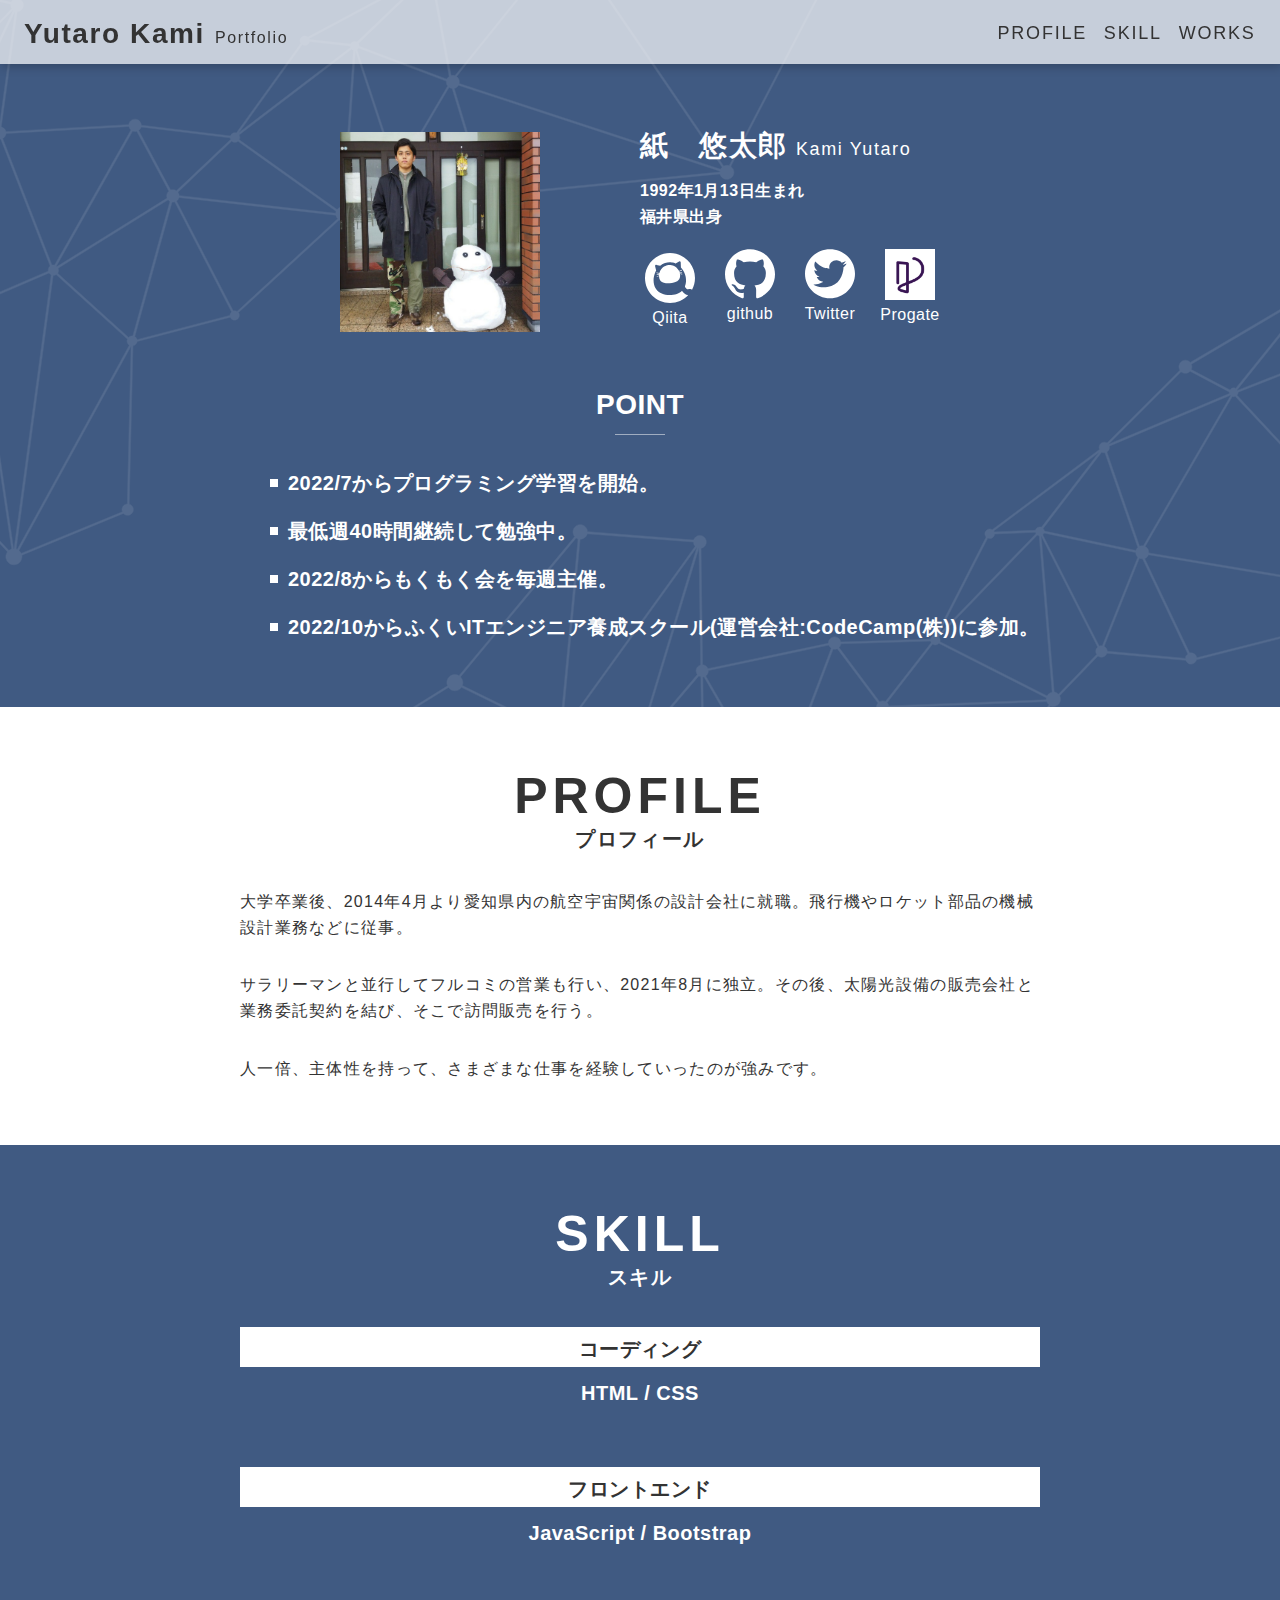
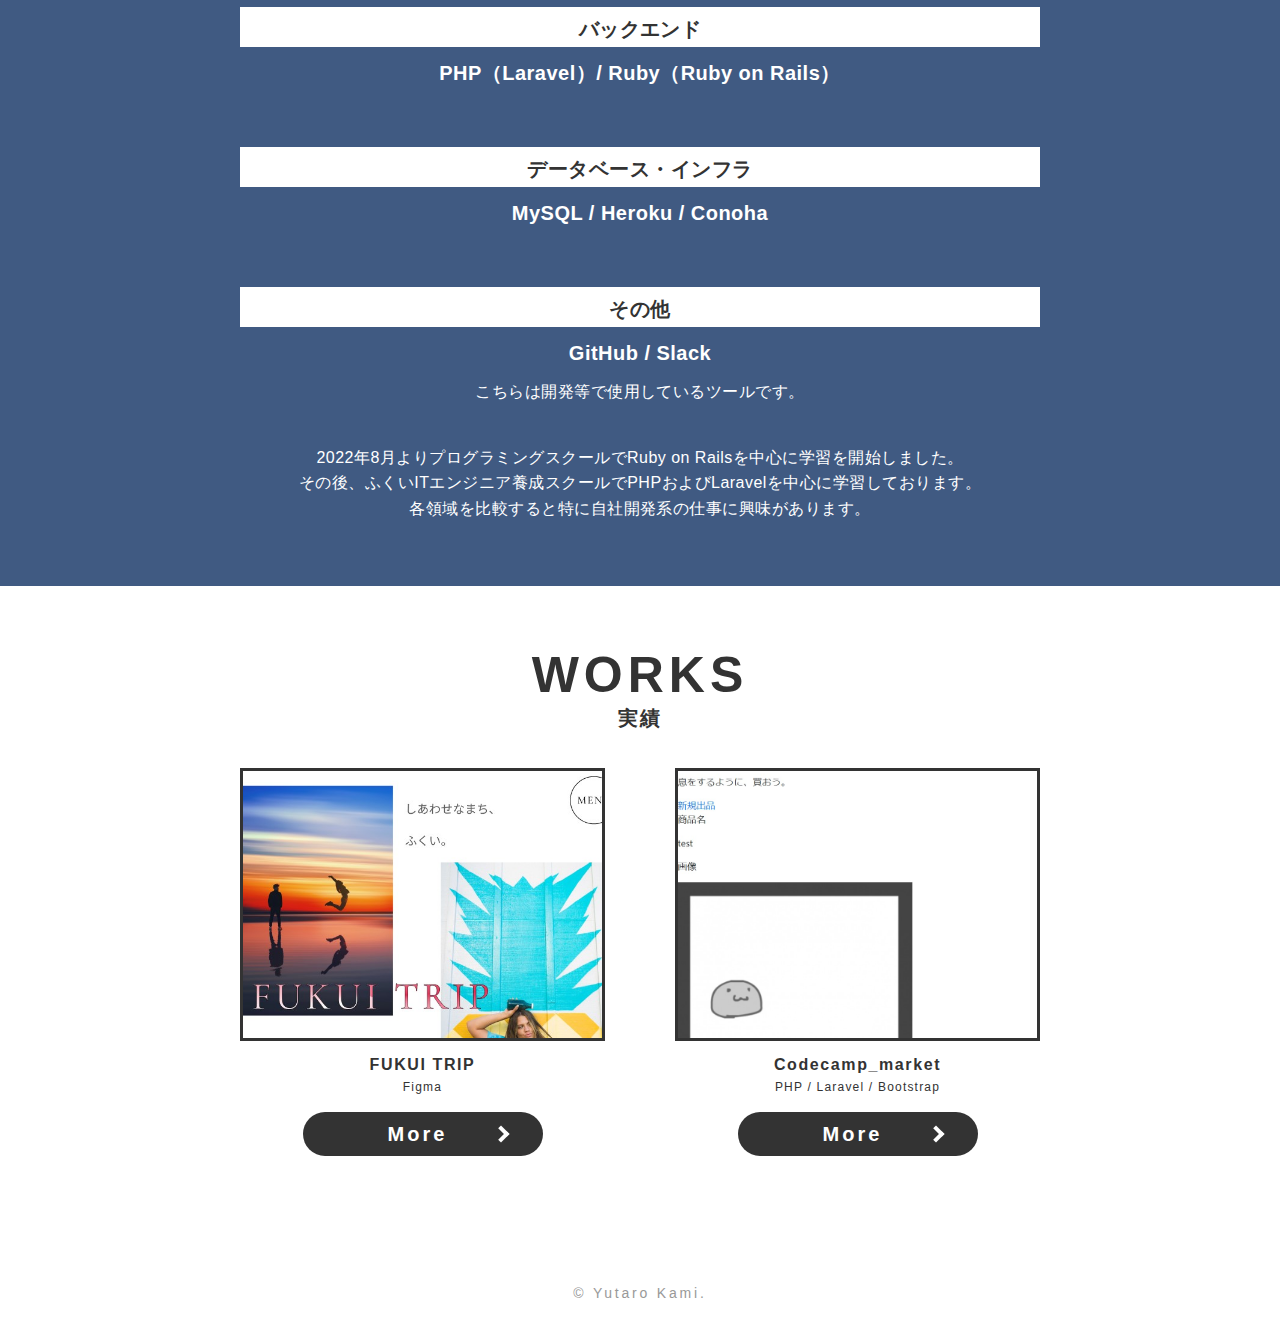
<file: index.html>
<!DOCTYPE html>
<html>
  <head>
    <meta charset="utf-8">
    <title>ポートフォリオサイト</title>
    <meta name="viewport" content="width=device-width, initial-scale=1.0">
    <link rel="stylesheet" href="css/style.css"/>
  </head>
  <body>
    <header id="header" class="header">
      <div class="header__logo">
          <h1>
            <a href="index.html">
              <!-- 記載番号：1 -->
              <span class="header__logo-title">Yutaro Kami</span>
              <span class="header__logo-sub">Portfolio</span>
            </a>
          </h1>
        </div>
        <div class="header__hamburger">
          <i></i>
        </div>
        <nav class="header__gnav">
          <ul class="header__gnav-list">
            <li class="header__gnav-item"><a href="#a-profile">PROFILE</a></li>
            <li class="header__gnav-item"><a href="#a-skill">SKILL</a></li>
            <li class="header__gnav-item"><a href="#a-works">WORKS</a></li>
          </ul>
        </nav>
    </header>
    <main>
      <div class="firstview firstview-bg">
        <div class="firstview__inner">
          <div class="firstview__main">
            <div class="firstview__main-pict obj-fit-img">
              <!-- imagesに配置した、プロフィール画像のパスを記載する -->
              <img src="./images/Screenshot_2022-08-02-11-58-51-62_94c3c0214f41e8559bec03caf75c21c7.jpg">
            </div>
            <div class="firstview__info">
              <h2>
                <!-- 記載番号：2 -->
                <span class="firstview__info-name">紙　悠太郎</span>
                <!-- 記載番号：3 -->
                <span class="firstview__info-name-sm">Kami Yutaro</span>
              </h2>
              <ul class="firstview__info-origin-list">
                <!-- 記載番号：4 -->
                <li class="firstview__info-origin-item">1992年1月13日生まれ</li>
                <!-- 記載番号：5 -->
                <li class="firstview__info-origin-item">福井県出身</li>
              </ul>
              <ul class="firstview__info-account-list">
                <li class="firstview__info-account-item">
                  <!-- 記載番号：6 -->      
                  <a href="https://qiita.com/kamitch" target="_blank">
                    <img src="./images/icon-firstview-info-qiita-white.svg" class="firstview__info-account-pict">
                    <span  class="firstview__info-account-name">Qiita</span>
                  </a>
                </li>
                  
                <li class="firstview__info-account-item">
                  <!-- 記載番号：7 -->
                  <a href="https://github.com/yutarokami" target="_blank">
                    <img src="./images/icon-firstview-info-github-white.svg" class="firstview__info-account-pict">
                    <span  class="firstview__info-account-name">github</span>
                  </a>
                </li>
                <li class="firstview__info-account-item">
                  <!-- 記載番号：8 -->
                  <a href="https://twitter.com/kamitch_ceo" target="_blank">
                    <img src="./images/icon-firstview-info-twitter-white.svg" class="firstview__info-account-pict">
                    <span  class="firstview__info-account-name">Twitter</span>
                  </a>
                </li>
                <li class="firstview__info-account-item">
                  <!-- 記載番号：x Progateのアカウントを新たに追加 -->    
                  <a href="https://prog-8.com/dashboard" target="_blank">
                    <img src="./images/icon-progate.png" class="firstview__info-account-pict">
                    <span  class="firstview__info-account-name">Progate</span>
                  </a>
                </li>
                  <!-- 記載番号：9 Blogを作成次第、コメントアウトから外す。      
                  <a href="" target="_blank">
                    <img src="./images/icon-firstview-info-blog-white.svg" class="firstview__info-account-pict">
                    <span  class="firstview__info-account-name">blog</span>
                  </a>
                </li>
                  -->
              </ul>
            </div>
          </div>
          <div class="firstview__point">
            <div class="firstview__point-heading">
              <h3>POINT</h3>
            </div>
            <ul class="firstview__point-list">
              <!-- 記載番号：10 -->
              <li class="firstview__point-item">2022/7からプログラミング学習を開始。</li>
              <li class="firstview__point-item">最低週40時間継続して勉強中。</li>
              <li class="firstview__point-item">2022/8からもくもく会を毎週主催。</li>
              <li class="firstview__point-item">2022/10からふくいITエンジニア養成スクール(運営会社:CodeCamp(株))に参加。</li>
            </ul>
          </div>
        </div>
      </div>
      <section id="a-profile" class="profile">
        <div class="section-inner">
          <div class="heading">
            <h2>PROFILE<span>プロフィール</span></h2>
          </div>
          <div class="contents">
            <!-- 記載番号：11 -->
            <div class="profile__text-area">
              <p>
                大学卒業後、2014年4月より愛知県内の航空宇宙関係の設計会社に就職。飛行機やロケット部品の機械設計業務などに従事。
              </p>
              <p> 
                サラリーマンと並行してフルコミの営業も行い、2021年8月に独立。その後、太陽光設備の販売会社と業務委託契約を結び、そこで訪問販売を行う。
              </p>
              <p>
                人一倍、主体性を持って、さまざまな仕事を経験していったのが強みです。
              </p>
            </div>
          </div>
        </div>
      </section>
      <section id="a-skill" class="skill">
        <div class="section-inner">
          <div class="heading">
            <h2>SKILL<span>スキル</span></h2>
          </div>
          <div class="contents">
            <ul class="skill__list">
              <!-- 記載番号：12 -->
              <li class="skill__item">
                <h3>コーディング</h3>
                <h4>HTML / CSS</h4>
                <!-- <p>補足事項がある場合は、ここにp要素を用いて記載します。</p> -->
              </li>
              <!-- 記載番号：13 -->
              <li class="skill__item">
                <h3>フロントエンド</h3>
                <h4>JavaScript / Bootstrap</h4>
              </li>
              <!-- 記載番号：14 -->
              <li class="skill__item">
                <h3>バックエンド</h3>
                <h4>PHP（Laravel）/ Ruby（Ruby on Rails）</h4>
              </li>
              <!-- 記載番号：15 -->
              <li class="skill__item">
                <h3>データベース・インフラ</h3>
                <h4>MySQL / Heroku / Conoha</h4>
              </li>
              <!-- 記載番号：16 -->
              <li class="skill__item">
                <h3>その他</h3>
                <h4>GitHub / Slack</h4>
                <p>
                  こちらは開発等で使用しているツールです。
                </p>
              </li>
            </ul>
          </div>
          <!-- 記載番号：17 -->
          <div class="skill__text-area">
            <p>
              2022年8月よりプログラミングスクールでRuby on Railsを中心に学習を開始しました。
              <br>
              その後、ふくいITエンジニア養成スクールでPHPおよびLaravelを中心に学習しております。
              <br>
              各領域を比較すると特に自社開発系の仕事に興味があります。
            </p>
          </div>
        </div>
      </section>
      <section id="a-works" class="works">
        <div class="section-inner">
          <div class="heading">
            <h2>WORKS<span>実績</span></h2>
          </div>
      
          <div class="contents">
            <ul class="works__list">
              <li class="works__item">
                <div class="works__item-pict">
                  <!-- "images/01に配置した、FURIMAの画像（PC版）のパスを記載する" -->
                  <a href="https://www.figma.com/proto/R6txy7xMFgob7y2c9aSxR1/FUKUI-TRIP?page-id=0%3A1&node-id=70%3A6&viewport=784%2C478%2C0.1&scaling=scale-down&starting-point-node-id=70%3A13&show-proto-sidebar=1" style="background-image:url('./images/work/01/FUKUI_TRIP.jpg');"></a>
                </div>
                <div class="works__item-text-block">
                  <!-- 記載番号：18 -->
                  <h3>FUKUI TRIP</h3>
                  <!-- 記載番号：19 -->
                  <p>Figma</p>
                </div>
                <div class="works__item-btn-block">
                  <a href="works/01.html" class="button">More</a>
                </div>
              </li>
              <li class="works__item">
                <div class="works__item-pict">
                  <!-- "images/01に配置した、FURIMAの画像（PC版）のパスを記載する" -->
                  <a href="https://kamitch.com/codecamp_market/" style="background-image:url('./images/work/02/Codecamp_market top.jpg');"></a>
                </div>
                <div class="works__item-text-block">
                  <!-- 記載番号：18 -->
                  <h3>Codecamp_market</h3>
                  <!-- 記載番号：19 -->
                  <p>PHP / Laravel / Bootstrap</p>
                </div>
                <div class="works__item-btn-block">
                  <a href="works/02.html" class="button">More</a>
                </div>
              </li>
            </ul>
          </div>

<!-- 以下、オリジナルアプリ等が完成でき次第、コメントアウトから外す。    
              <li class="works__item">
                <div class="works__item-pict">
                  <!-- images/02に配置した、オリジナルアプリの画像（PC版）のパスを記載する 
                  <a href="works/02.html" style="background-image:url('./images/work/02/pict-work02-firstview_pc.jpg');"></a>
                </div>
                <div class="works__item-text-block">
                  <!-- 記載番号：20 
                  <h3>HOBCHA（趣味共有SNS）</h3>
                  <!-- 記載番号：21 
                  <p>Ruby / Ruby on Rails / MySQL / GitHub / Heroku / Visual Studio Code / Trello</p>
                </div>
                <div class="works__item-btn-block">
                  <a href="works/02.html" class="button">More</a>
                </div>
              </li>
            </ul>
          </div>
-->
        </div>
      </section>
    </main>
    <!-- 記載番号：1 -->
    <footer id="footer" class="footer"><p>&copy; Yutaro Kami.</p></footer>
    <script src="https://cdn.jsdelivr.net/npm/jquery@3/dist/jquery.min.js"></script>
    <script type="text/javascript" src="js/ofi.min.js"></script>
    <script type="text/javascript" src="js/script.js"></script>
  </body>
</html>
</file>
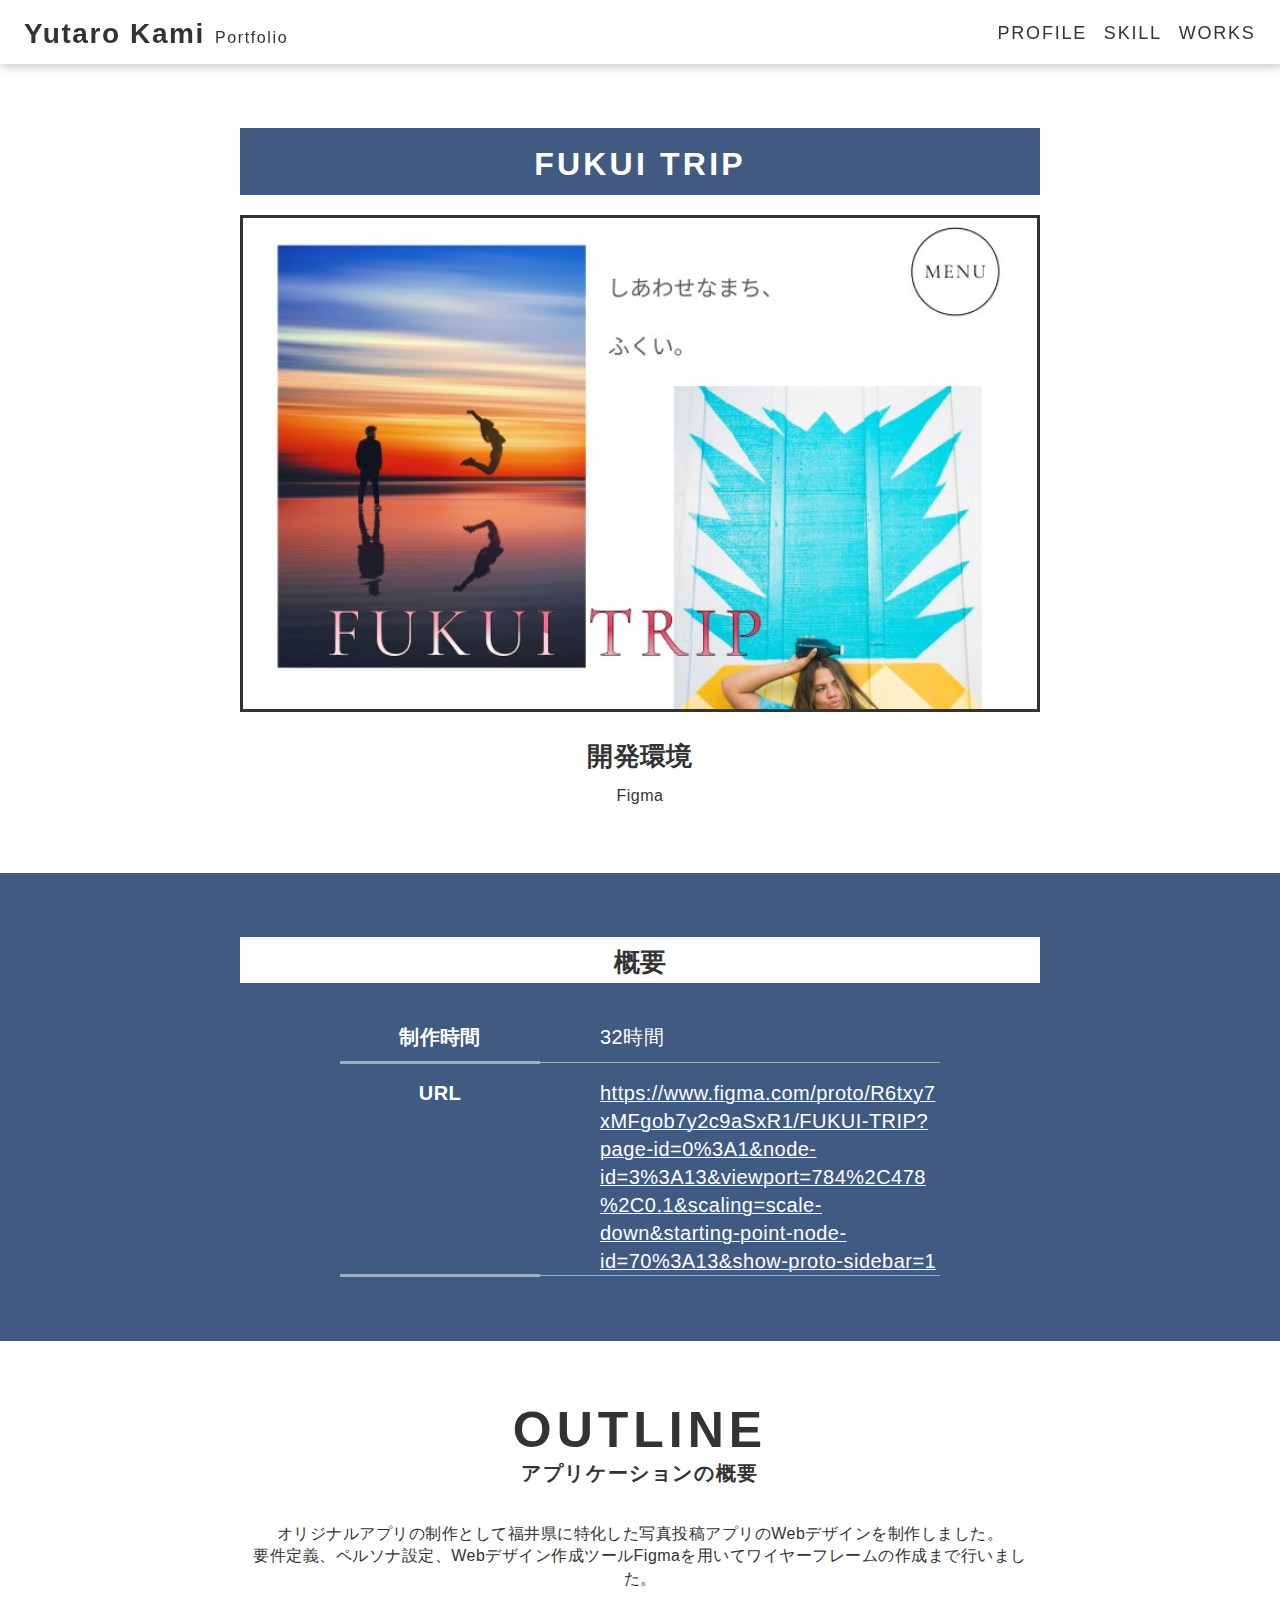
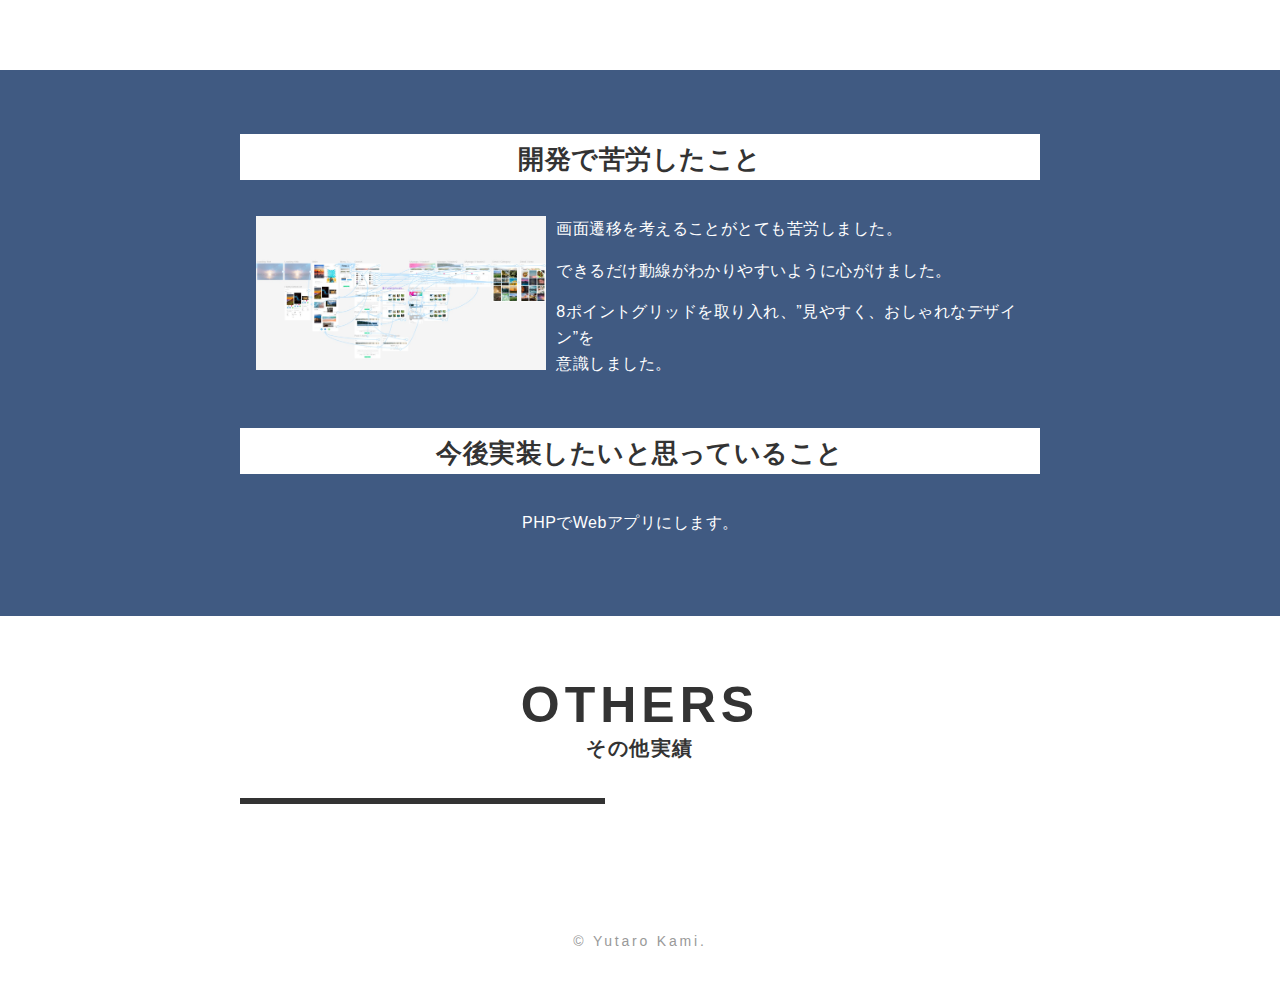
<file: works/01.html>
<!DOCTYPE html>
<html>
  <head>
    <meta charset="utf-8">
    <!-- 記載番号：2 -->
    <title>FUKUI TRIP</title>
    <meta name="viewport" content="width=device-width, initial-scale=1.0">
    <link rel="stylesheet" href="../css/style.css" />
  </head>
  <body class="p-work">
    <header id="header" class="header">
      <div class="header__logo">
        <h1>
          <a href="../index.html">
            <!-- 記載番号：1 -->
            <span class="header__logo-title">Yutaro Kami</span>
            <span class="header__logo-sub">Portfolio</span>
          </a>
        </h1>
        </div>
        <div class="header__hamburger">
          <i></i>
        </div>
        <nav class="header__gnav">
          <ul class="header__gnav-list">
            <li class="header__gnav-item"><a href="../#a-profile">PROFILE</a></li>
            <li class="header__gnav-item"><a href="../#a-skill">SKILL</a></li>
            <li class="header__gnav-item"><a href="../#a-works">WORKS</a></li>
          </ul>
        </nav>
    </header>
    <main>
      <section class="p-work-firstview">
        <div class="section-inner">
          <!-- 記載番号：2（記載番号2は5行目にもあるので気をつけてください） -->
          <h2>FUKUI TRIP</h2>
          <div class="p-work-firstview__pict obj-fit-img">
            <!-- images/01に配置した、FURIMAの画像（PC版）のパスを記載する -->
            <img src="../images/work/01/FUKUI_TRIP.jpg" class="show-pc">
            <!-- images/01に配置した、FURIMAの画像（SP版）のパスを記載する -->
            <img src="../images/work/01/FUKUI_TRIP.jpg" class="show-sp">
          </div>
          <div class="p-work-firstview__text-area">
            <h3 class="p-work-firstview__text-titile">開発環境</h3>
            <!-- 記載番号：3 -->
            <p class="p-work-firstview__text">Figma</p>
            <!-- 記載番号：4 (GitHubを使っていないのでコメントアウトにした)-->
            <!-- <p class="p-work-firstview__text-link"><a href="__URL__" target="_blank">https://github.com/XXXXXX/xxxxxx</a></p> -->
          </div>
        </div>
      </section>
      <section class="p-work-summary">
        <div class="section-inner">
          <ul class="p-work-summary__list">
            <li class="p-work-summary__item">
              <h3>概要</h3>
              <table class="p-work-summary__item-table">
                <tr>
                  <th>制作時間</th>
                  <!-- 記載番号：5 -->
                  <td>32時間</td>
                </tr>
                <tr>
                  <th>URL</th>
                  <!-- 記載番号：6 -->
                  <td><a href="__URL__" target="_blank">https://www.figma.com/proto/R6txy7xMFgob7y2c9aSxR1/FUKUI-TRIP?page-id=0%3A1&node-id=3%3A13&viewport=784%2C478%2C0.1&scaling=scale-down&starting-point-node-id=70%3A13&show-proto-sidebar=1</a></td>
                </tr>

              </table>
            </li>
            <!-- 以下、コメントアウトにした
            <li class="p-work-summary__item">
              <h3>動作テスト</h3>
              <h4>購入テスト用アカウント</h4>
              <table class="p-work-summary__item-table">
                <tr>
                  <th>mail</th>
                  <!-- 記載番号：9
                  <td>buyer_user@hoge.com</td>
                </tr>
                <tr>
                  <th>PASS</th>
                  <!-- 記載番号：10
                  <td>buyeruser1234</td>
                </tr>
              </table>
              <h4>購入テスト用カード情報</h4>
              <table class="p-work-summary__item-table">
                <tr>
                  <th>番号</th>
                  <!-- 記載番号：11
                  <td>4242424242424242</td>
                </tr>
                <tr>
                  <th>期限</th>
                  <!-- 記載番号：12
                  <td>12/24</td>
                </tr>
                <tr>
                  <th>CVC</th>
                  <!-- 記載番号：13
                  <td>123</td>
                </tr>
              </table>
            </li>
            -->
          </ul>
        </div>
      </section>
      <section class="p-work-outline">
        <div class="section-inner">
          <div class="heading">
            <h2>OUTLINE<span>アプリケーションの概要</span></h2>
          </div>
          <div class="contents">
            <!-- 記載番号：14 -->
            <div class="p-work-outline__text">
              <p>
                オリジナルアプリの制作として福井県に特化した写真投稿アプリのWebデザインを制作しました。
                <br>
                要件定義、ペルソナ設定、Webデザイン作成ツールFigmaを用いてワイヤーフレームの作成まで行いました。
              </p>
              <p>
              </p>
            </div>
          </div>
        </div>
      </section>
<!-- 以下、オリジナルアプリ等が完成でき次第、コメントアウトから外す。-->
      <section class="p-work-about">
        <div class="section-inner">
          <ul class="p-work-about__list">
            <li class="p-work-about__item">
              <h3>開発で苦労したこと</h3>
              <div class="p-work-about__item-block p-work-about__item-block-2column">
                <div class="p-work-about__item-block-pict obj-fit-img">
                  <!-- images/01に配置した、記載内容を表す画像のパスを記載する -->
                  <img src="../images/work/01/画面遷移図.jpg">
                </div>
                <!-- 記載番号：15 -->
                <div class="p-work-about__item-block-text" style="margin-left: 10px">
                  <p>
                    画面遷移を考えることがとても苦労しました。
                  </p>
                  <p>
                    できるだけ動線がわかりやすいように心がけました。
                  </p>
                  <p>
                    8ポイントグリッドを取り入れ、”見やすく、おしゃれなデザイン”を<br>意識しました。
                  </p>
                </div>
              </div>
            </li>
            <li class="p-work-about__item">
              <h3>今後実装したいと思っていること</h3>
              <div class="p-work-about__item-block p-work-about__item-block-2column">
                <div class="p-work-about__item-block-pict obj-fit-img">
                  <!-- images/01に配置した、記載内容を表す画像のパスを記載する 
                  <img src="../images/work/01/pict-work01-about-dammy.jpg">
                </div>
                <!-- 記載番号：16 -->
                <div class="p-work-about__item-block-text">
                  <p>
                    PHPでWebアプリにします。
                  </p>
                  <p>
                    
                  </p>
                </div>
              </div>
            </li>
          </ul>
        </div>
      </section>
      <section class="p-work-others">
        <div class="section-inner">
          <div class="heading">
            <h2>OTHERS<span>その他実績</span></h2>
          </div>
          <div class="contents">
            <ul class="p-work-others__list">
              <li class="p-work-others__item">
                <div class="p-work-others__item-pict">
                  <!-- images/01に配置した、FURIMAの画像（PC版）のパスを記載する 
                  <a href="01.html" style="background-image:url('../images/work/01/pict-work01-firstview_pc.jpg');"></a>
                </div>
                <div class="p-work-others__item-text-block">
                  <!-- 記載番号：15 
                  <h3>FURIMA（フリマアプリ）</h3>
                  <!-- 記載番号：16 
                  <p>Ruby / Ruby on Rails / MySQL / GitHub / Heroku / Visual Studio Code / Trello</p>
                </div>
                <div class="p-work-others__item-btn-block">
                  <a href="01.html" class="button">More</a>
                </div>
              </li>
              <li class="p-work-others__item">
                <div class="p-work-others__item-pict">
                  <!-- images/02に配置した、オリジナルアプリの画像（PC版）のパスを記載する 
                  <a href="02.html" style="background-image:url('../images/work/02/pict-work02-firstview_pc.jpg');"></a>
                </div>
                <div class="p-work-others__item-text-block">
                  <!-- 記載番号：17 
                  <h3>HOBCHA（趣味共有SNS）</h3>
                  <!-- 記載番号：18 
                  <p>Ruby / Ruby on Rails / MySQL / GitHub / Heroku / Visual Studio Code / Trello</p>
                </div>
                <div class="p-work-others__item-btn-block">
                  <a href="02.html" class="button">More</a>
                </div>
              </li>
            </ul>
          </div>
        </div>
      </section>
-->
    </main>
    <!-- 記載番号：1 -->
    <footer id="footer" class="footer"><p>&copy; Yutaro Kami.</p></footer>
    <script src="https://cdn.jsdelivr.net/npm/jquery@3/dist/jquery.min.js"></script>
    <script type="text/javascript" src="../js/ofi.min.js"></script>
    <script type="text/javascript" src="../js/script.js"></script>
  </body>
</html>
</file>
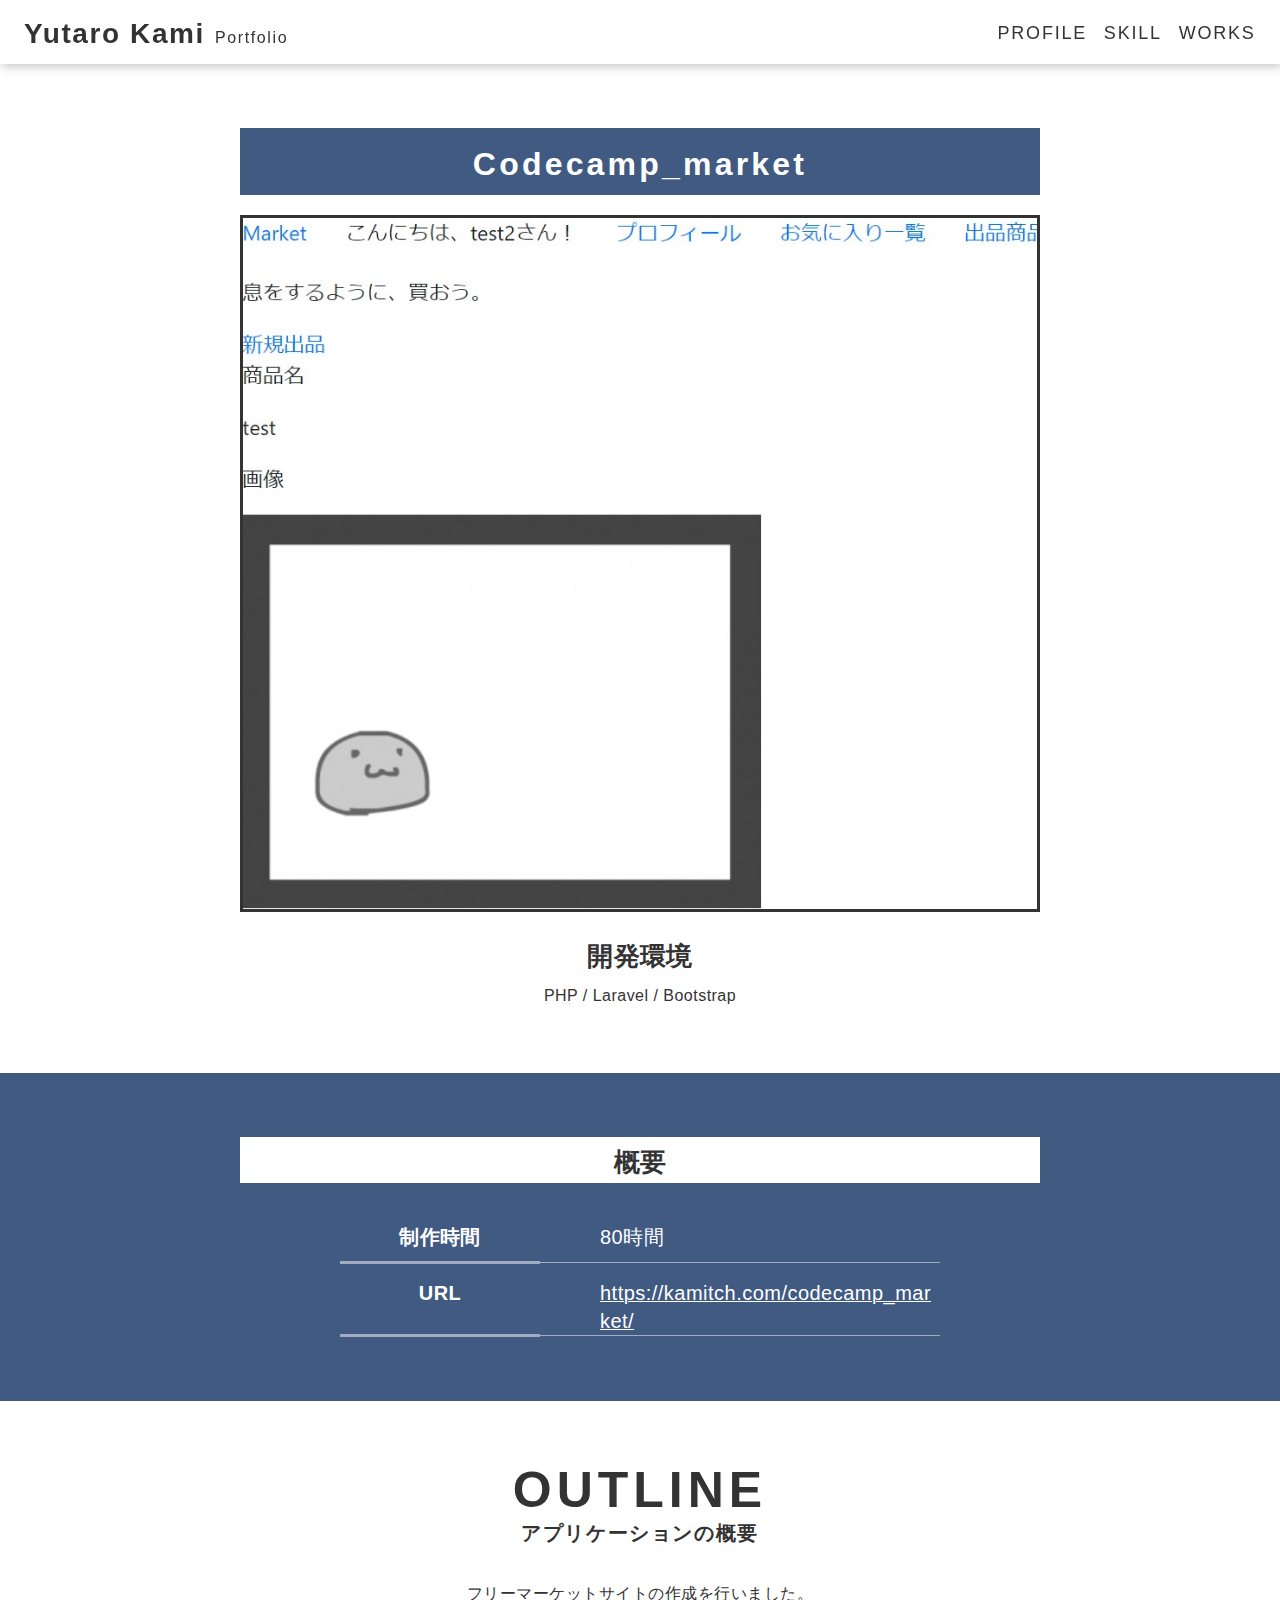
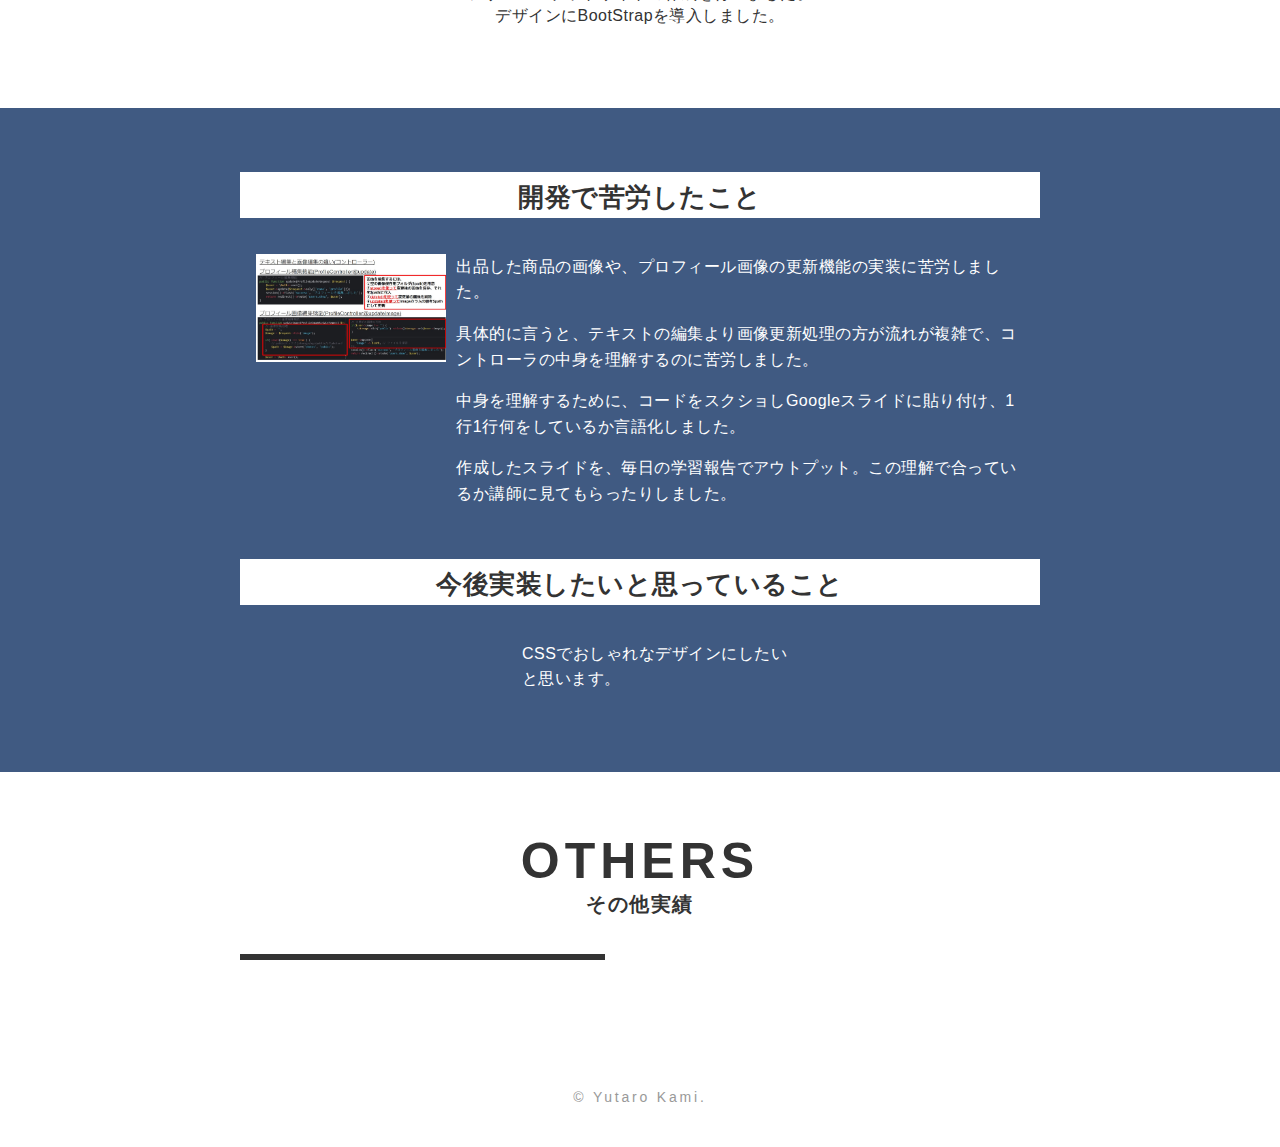
<file: works/02.html>
<!DOCTYPE html>
<html>
  <head>
    <meta charset="utf-8">
    <!-- 記載番号：2 -->
    <title>Codecamp_market</title>
    <meta name="viewport" content="width=device-width, initial-scale=1.0">
    <link rel="stylesheet" href="../css/style.css" />
  </head>
  <body class="p-work">
    <header id="header" class="header">
      <div class="header__logo">
        <h1>
          <a href="../index.html">
            <!-- 記載番号：1 -->
            <span class="header__logo-title">Yutaro Kami</span>
            <span class="header__logo-sub">Portfolio</span>
          </a>
        </h1>
        </div>
        <div class="header__hamburger">
          <i></i>
        </div>
        <nav class="header__gnav">
          <ul class="header__gnav-list">
            <li class="header__gnav-item"><a href="../#a-profile">PROFILE</a></li>
            <li class="header__gnav-item"><a href="../#a-skill">SKILL</a></li>
            <li class="header__gnav-item"><a href="../#a-works">WORKS</a></li>
          </ul>
        </nav>
    </header>
    <main>
      <section class="p-work-firstview">
        <div class="section-inner">
          <!-- 記載番号：2（記載番号2は5行目にもあるので気をつけてください） -->
          <h2>Codecamp_market</h2>
          <div class="p-work-firstview__pict obj-fit-img">
            <!-- images/01に配置した、FURIMAの画像（PC版）のパスを記載する -->
            <img src="../images/work/02/Codecamp_market top.jpg" class="show-pc">
            <!-- images/01に配置した、FURIMAの画像（SP版）のパスを記載する -->
            <img src="../images/work/02/Codecamp_market top.jpg" class="show-sp">
          </div>
          <div class="p-work-firstview__text-area">
            <h3 class="p-work-firstview__text-titile">開発環境</h3>
            <!-- 記載番号：3 -->
            <p class="p-work-firstview__text">PHP / Laravel / Bootstrap</p>
            <!-- 記載番号：4 (GitHubを使っていないのでコメントアウトにした)-->
            <!-- <p class="p-work-firstview__text-link"><a href="__URL__" target="_blank">https://github.com/XXXXXX/xxxxxx</a></p> -->
          </div>
        </div>
      </section>
      <section class="p-work-summary">
        <div class="section-inner">
          <ul class="p-work-summary__list">
            <li class="p-work-summary__item">
              <h3>概要</h3>
              <table class="p-work-summary__item-table">
                <tr>
                  <th>制作時間</th>
                  <!-- 記載番号：5 -->
                  <td>80時間</td>
                </tr>
                <tr>
                  <th>URL</th>
                  <!-- 記載番号：6 -->
                  <td><a href="__URL__" target="_blank">https://kamitch.com/codecamp_market/</a></td>
                </tr>

              </table>
            </li>
            <!-- 以下、コメントアウトにした
            <li class="p-work-summary__item">
              <h3>動作テスト</h3>
              <h4>購入テスト用アカウント</h4>
              <table class="p-work-summary__item-table">
                <tr>
                  <th>mail</th>
                  <!-- 記載番号：9
                  <td>buyer_user@hoge.com</td>
                </tr>
                <tr>
                  <th>PASS</th>
                  <!-- 記載番号：10
                  <td>buyeruser1234</td>
                </tr>
              </table>
              <h4>購入テスト用カード情報</h4>
              <table class="p-work-summary__item-table">
                <tr>
                  <th>番号</th>
                  <!-- 記載番号：11
                  <td>4242424242424242</td>
                </tr>
                <tr>
                  <th>期限</th>
                  <!-- 記載番号：12
                  <td>12/24</td>
                </tr>
                <tr>
                  <th>CVC</th>
                  <!-- 記載番号：13
                  <td>123</td>
                </tr>
              </table>
            </li>
            -->
          </ul>
        </div>
      </section>
      <section class="p-work-outline">
        <div class="section-inner">
          <div class="heading">
            <h2>OUTLINE<span>アプリケーションの概要</span></h2>
          </div>
          <div class="contents">
            <!-- 記載番号：14 -->
            <div class="p-work-outline__text">
              <p>
                フリーマーケットサイトの作成を行いました。
                <br>
                デザインにBootStrapを導入しました。
              </p>
              <p>
              </p>
            </div>
          </div>
        </div>
      </section>
<!-- 以下、オリジナルアプリ等が完成でき次第、コメントアウトから外す。-->
      <section class="p-work-about">
        <div class="section-inner">
          <ul class="p-work-about__list">
            <li class="p-work-about__item">
              <h3>開発で苦労したこと</h3>
              <div class="p-work-about__item-block p-work-about__item-block-2column">
                <div class="p-work-about__item-block-pict obj-fit-img">
                  <!-- images/01に配置した、記載内容を表す画像のパスを記載する -->
                  <img src="../images/work/02/Codecamp_market 開発で苦労したこと.jpg">
                </div>
                <!-- 記載番号：15 -->
                <div class="p-work-about__item-block-text" style="margin-left: 10px">
                  <p>
                    出品した商品の画像や、プロフィール画像の更新機能の実装に苦労しました。
                  </p>
                  <p>
                    具体的に言うと、テキストの編集より画像更新処理の方が流れが複雑で、コントローラの中身を理解するのに苦労しました。
                  </p>
                  <p>
                    中身を理解するために、コードをスクショしGoogleスライドに貼り付け、1行1行何をしているか言語化しました。
                  </p>
                  <p>
                    作成したスライドを、毎日の学習報告でアウトプット。この理解で合っているか講師に見てもらったりしました。
                  </p>
                </div>
              </div>
            </li>
            <li class="p-work-about__item">
              <h3>今後実装したいと思っていること</h3>
              <div class="p-work-about__item-block p-work-about__item-block-2column">
                <div class="p-work-about__item-block-pict obj-fit-img">
                  <!-- images/01に配置した、記載内容を表す画像のパスを記載する 
                  <img src="../images/work/01/pict-work01-about-dammy.jpg">
                </div>
                <!-- 記載番号：16 -->
                <div class="p-work-about__item-block-text">
                  <p>
                    CSSでおしゃれなデザインにしたいと思います。
                  </p>
                  <p>
                    
                  </p>
                </div>
              </div>
            </li>
          </ul>
        </div>
      </section>
      <section class="p-work-others">
        <div class="section-inner">
          <div class="heading">
            <h2>OTHERS<span>その他実績</span></h2>
          </div>
          <div class="contents">
            <ul class="p-work-others__list">
              <li class="p-work-others__item">
                <div class="p-work-others__item-pict">
                  <!-- images/01に配置した、FURIMAの画像（PC版）のパスを記載する 
                  <a href="01.html" style="background-image:url('../images/work/01/pict-work01-firstview_pc.jpg');"></a>
                </div>
                <div class="p-work-others__item-text-block">
                  <!-- 記載番号：15 
                  <h3>FURIMA（フリマアプリ）</h3>
                  <!-- 記載番号：16 
                  <p>Ruby / Ruby on Rails / MySQL / GitHub / Heroku / Visual Studio Code / Trello</p>
                </div>
                <div class="p-work-others__item-btn-block">
                  <a href="01.html" class="button">More</a>
                </div>
              </li>
              <li class="p-work-others__item">
                <div class="p-work-others__item-pict">
                  <!-- images/02に配置した、オリジナルアプリの画像（PC版）のパスを記載する 
                  <a href="02.html" style="background-image:url('../images/work/02/pict-work02-firstview_pc.jpg');"></a>
                </div>
                <div class="p-work-others__item-text-block">
                  <!-- 記載番号：17 
                  <h3>HOBCHA（趣味共有SNS）</h3>
                  <!-- 記載番号：18 
                  <p>Ruby / Ruby on Rails / MySQL / GitHub / Heroku / Visual Studio Code / Trello</p>
                </div>
                <div class="p-work-others__item-btn-block">
                  <a href="02.html" class="button">More</a>
                </div>
              </li>
            </ul>
          </div>
        </div>
      </section>
-->
    </main>
    <!-- 記載番号：1 -->
    <footer id="footer" class="footer"><p>&copy; Yutaro Kami.</p></footer>
    <script src="https://cdn.jsdelivr.net/npm/jquery@3/dist/jquery.min.js"></script>
    <script type="text/javascript" src="../js/ofi.min.js"></script>
    <script type="text/javascript" src="../js/script.js"></script>
  </body>
</html>
</file>
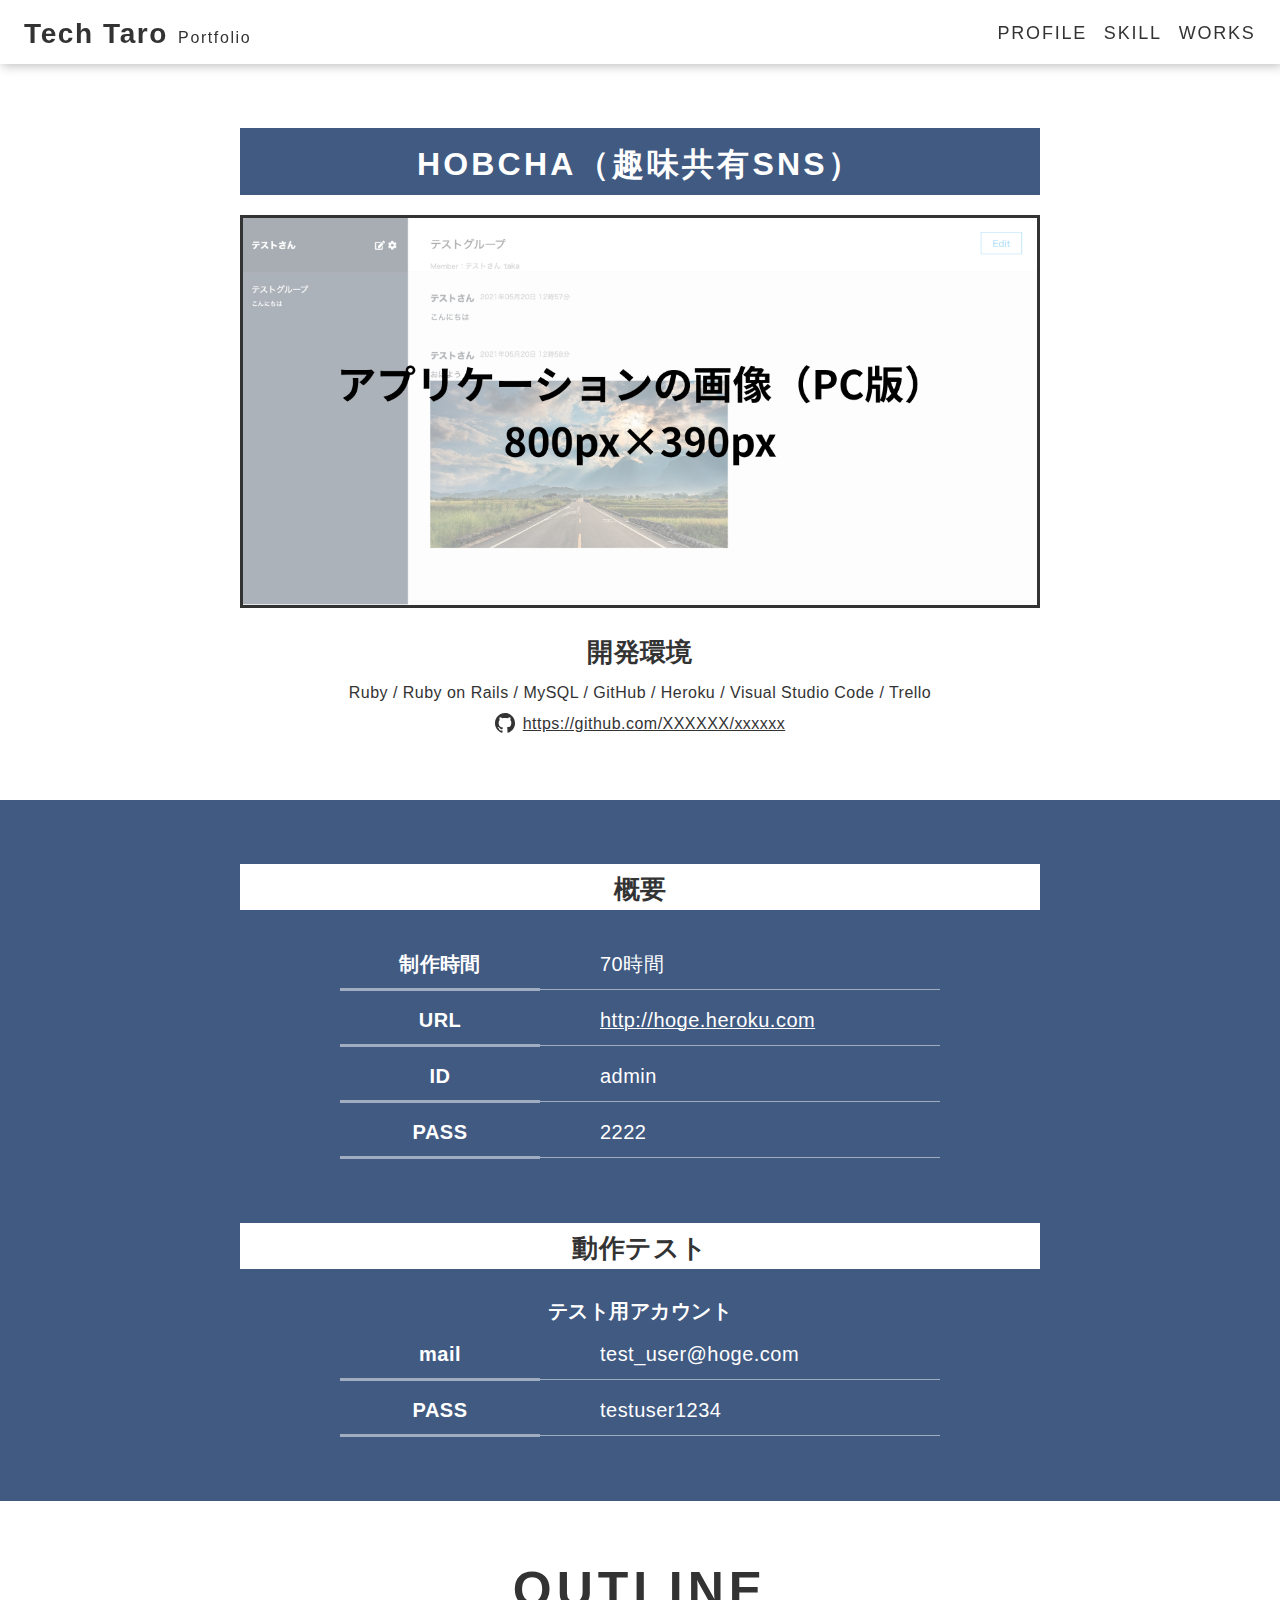
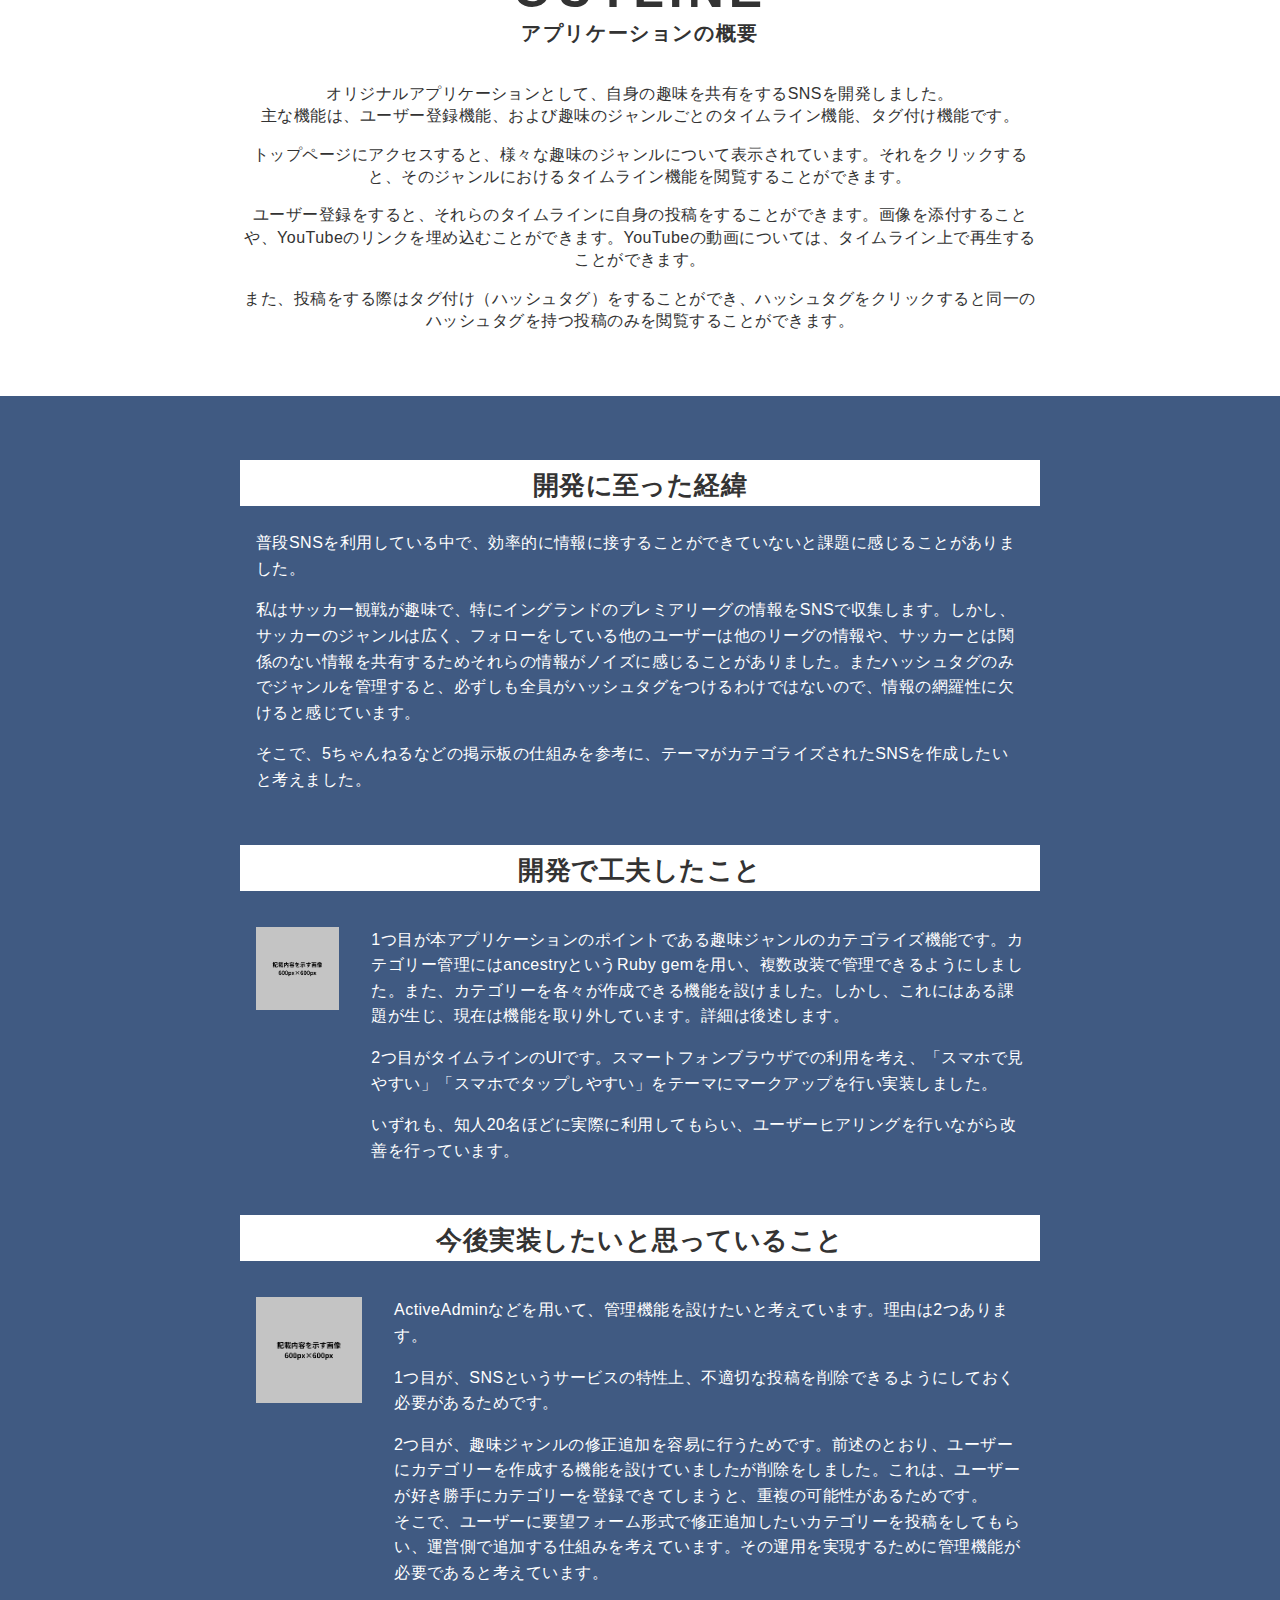
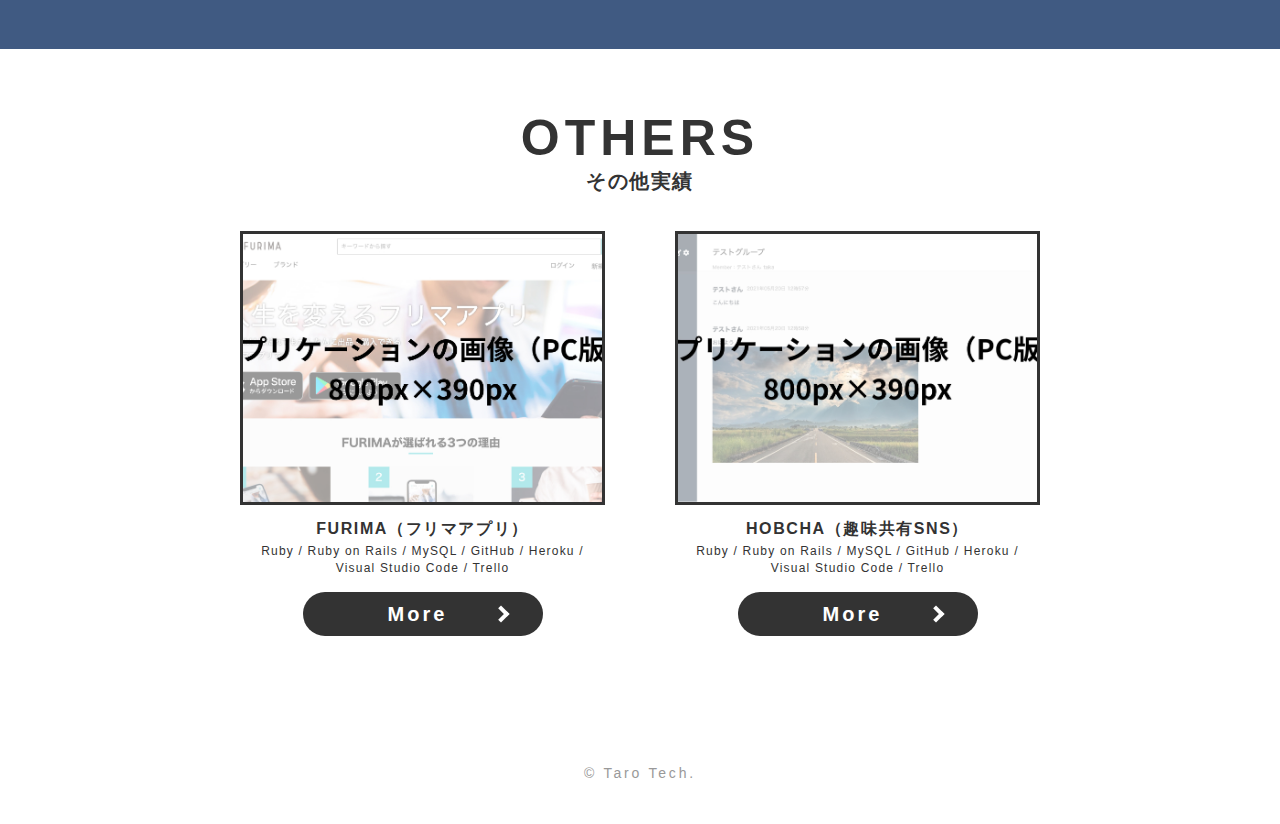
<file: works/03.html>
<!DOCTYPE html>
<html>
  <head>
    <meta charset="utf-8">
    <!-- 記載番号：2 -->
    <title>オリアプ（オリジナルアプリ）</title>
    <meta name="viewport" content="width=device-width, initial-scale=1.0">
    <link rel="stylesheet" href="../css/style.css" />
  </head>
  <body class="p-work">
    <header id="header" class="header">
      <div class="header__logo">
          <h1>
            <a href="../">
              <!-- 記載番号：1 -->
              <span class="header__logo-title">Tech Taro</span>
              <span class="header__logo-sub">Portfolio</span>
            </a>
          </h1>
        </div>
        <div class="header__hamburger">
          <i></i>
        </div>
        <nav class="header__gnav">
          <ul class="header__gnav-list">
            <li class="header__gnav-item"><a href="../#a-profile">PROFILE</a></li>
            <li class="header__gnav-item"><a href="../#a-skill">SKILL</a></li>
            <li class="header__gnav-item"><a href="../#a-works">WORKS</a></li>
          </ul>
        </nav>
    </header>
    <main>
      <section class="p-work-firstview">
        <div class="section-inner">
          <!-- 記載番号：2（記載番号2は5行目にもあるので気をつけてください） -->
          <h2>HOBCHA（趣味共有SNS）</h2>
          <div class="p-work-firstview__pict obj-fit-img">
            <!-- images/02に配置した、オリジナルアプリの画像（PC版）のパスを記載する -->
            <img src="../images/work/02/pict-work02-firstview_pc.jpg" class="show-pc">
            <!-- images/02に配置した、オリジナルアプリの画像（SP版）のパスを記載する -->
            <img src="../images/work/02/pict-work02-firstview_sp.jpg" class="show-sp">
          </div>
          <div class="p-work-firstview__text-area">
            <h3 class="p-work-firstview__text-titile">開発環境</h3>
            <!-- 記載番号：3 -->
            <p class="p-work-firstview__text">Ruby / Ruby on Rails / MySQL / GitHub / Heroku / Visual Studio Code / Trello</p>
            <!-- 記載番号：4 -->
            <p class="p-work-firstview__text-link"><a href="__URL__" target="_blank">https://github.com/XXXXXX/xxxxxx</a></p>
          </div>
        </div>
      </section>
      <section class="p-work-summary">
        <div class="section-inner">
          <ul class="p-work-summary__list">
            <li class="p-work-summary__item">
              <h3>概要</h3>
              <table class="p-work-summary__item-table">
                <tr>
                  <th>制作時間</th>
                  <!-- 記載番号：5 -->
                  <td>70時間</td>
                </tr>
                <tr>
                  <th>URL</th>
                  <!-- 記載番号：6 -->
                  <td><a href="__URL__" target="_blank">http://hoge.heroku.com</a></td>
                </tr>
                <tr>
                  <th>ID</th>
                  <!-- 記載番号：7 -->
                  <td>admin</td>
                </tr>
                <tr>
                  <th>PASS</th>
                  <!-- 記載番号：8 -->
                  <td>2222</td>
                </tr>
              </table>
            </li>
            <li class="p-work-summary__item">
              <h3>動作テスト</h3>
              <h4>テスト用アカウント</h4>
              <table class="p-work-summary__item-table">
                <tr>
                  <th>mail</th>
                  <!-- 記載番号：9 -->
                  <td>test_user@hoge.com</td>
                </tr>
                <tr>
                  <th>PASS</th>
                  <!-- 記載番号：10 -->
                  <td>testuser1234</td>
                </tr>
              </table>
            </li>
          </ul>
        </div>
      </section>
      <section class="p-work-outline">
        <div class="section-inner">
          <div class="heading">
            <h2>OUTLINE<span>アプリケーションの概要</span></h2>
          </div>
          <div class="contents">
            <!-- 記載番号：11 -->
            <div class="p-work-outline__text">
              <p>
                オリジナルアプリケーションとして、自身の趣味を共有をするSNSを開発しました。
                <br>
                主な機能は、ユーザー登録機能、および趣味のジャンルごとのタイムライン機能、タグ付け機能です。
              </p>
              <p>
                トップページにアクセスすると、様々な趣味のジャンルについて表示されています。それをクリックすると、そのジャンルにおけるタイムライン機能を閲覧することができます。
              </p>
              <p>
                ユーザー登録をすると、それらのタイムラインに自身の投稿をすることができます。画像を添付することや、YouTubeのリンクを埋め込むことができます。YouTubeの動画については、タイムライン上で再生することができます。
              </p>
              <p>
                また、投稿をする際はタグ付け（ハッシュタグ）をすることができ、ハッシュタグをクリックすると同一のハッシュタグを持つ投稿のみを閲覧することができます。
              </p>
            </div>
          </div>
        </div>
      </section>
      <section class="p-work-about">
        <div class="section-inner">
          <ul class="p-work-about__list">
            <li class="p-work-about__item">
              <h3>開発に至った経緯</h3>
              <!-- 記載番号：12 -->
              <div class="p-work-about__item-block">
                <p>
                  普段SNSを利用している中で、効率的に情報に接することができていないと課題に感じることがありました。
                </p>
                <p>
                  私はサッカー観戦が趣味で、特にイングランドのプレミアリーグの情報をSNSで収集します。しかし、サッカーのジャンルは広く、フォローをしている他のユーザーは他のリーグの情報や、サッカーとは関係のない情報を共有するためそれらの情報がノイズに感じることがありました。またハッシュタグのみでジャンルを管理すると、必ずしも全員がハッシュタグをつけるわけではないので、情報の網羅性に欠けると感じています。
                </p>
                <p>
                  そこで、5ちゃんねるなどの掲示板の仕組みを参考に、テーマがカテゴライズされたSNSを作成したいと考えました。
                </p>
              </div>
            </li>
            <li class="p-work-about__item">
              <h3>開発で工夫したこと</h3>
              <div class="p-work-about__item-block p-work-about__item-block-2column">
                <div class="p-work-about__item-block-pict obj-fit-img">
                  <!-- images/02に配置した、記載内容を表す画像のパスを記載する -->
                  <img src="../images/work/02/pict-work02-about-dammy.jpg">
                </div>
                <!-- 記載番号：13 -->
                <div class="p-work-about__item-block-text">
                  <p>
                    1つ目が本アプリケーションのポイントである趣味ジャンルのカテゴライズ機能です。カテゴリー管理にはancestryというRuby gemを用い、複数改装で管理できるようにしました。また、カテゴリーを各々が作成できる機能を設けました。しかし、これにはある課題が生じ、現在は機能を取り外しています。詳細は後述します。
                  </p>
                  <p>
                    2つ目がタイムラインのUIです。スマートフォンブラウザでの利用を考え、「スマホで見やすい」「スマホでタップしやすい」をテーマにマークアップを行い実装しました。
                  </p>
                  <p>
                    いずれも、知人20名ほどに実際に利用してもらい、ユーザーヒアリングを行いながら改善を行っています。
                  </p>
                </div>
              </div>
            </li>
            <li class="p-work-about__item">
              <h3>今後実装したいと思っていること</h3>
              <div class="p-work-about__item-block p-work-about__item-block-2column">
                <div class="p-work-about__item-block-pict obj-fit-img">
                  <!-- images/02に配置した、記載内容を表す画像のパスを記載する -->
                  <img src="../images/work/02/pict-work02-about-dammy.jpg">
                </div>
                <!-- 記載番号：14 -->
                <div class="p-work-about__item-block-text">
                  <p>
                    ActiveAdminなどを用いて、管理機能を設けたいと考えています。理由は2つあります。
                  </p>
                  <p>
                    1つ目が、SNSというサービスの特性上、不適切な投稿を削除できるようにしておく必要があるためです。
                  </p>
                  <p>
                    2つ目が、趣味ジャンルの修正追加を容易に行うためです。前述のとおり、ユーザーにカテゴリーを作成する機能を設けていましたが削除をしました。これは、ユーザーが好き勝手にカテゴリーを登録できてしまうと、重複の可能性があるためです。
                    <br>
                    そこで、ユーザーに要望フォーム形式で修正追加したいカテゴリーを投稿をしてもらい、運営側で追加する仕組みを考えています。その運用を実現するために管理機能が必要であると考えています。
                  </p>
                </div>
              </div>
            </li>
          </ul>
        </div>
      </section>
      <section class="p-work-others">
        <div class="section-inner">
          <div class="heading">
            <h2>OTHERS<span>その他実績</span></h2>
          </div>
          <div class="contents">
            <ul class="p-work-others__list">
              <li class="p-work-others__item">
                <div class="p-work-others__item-pict">
                  <!-- images/01に配置した、FURIMAの画像（PC版）のパスを記載する -->
                  <a href="01.html" style="background-image:url('../images/work/01/pict-work01-firstview_pc.jpg');"></a>
                </div>
                <div class="p-work-others__item-text-block">
                  <!-- 記載番号：15 -->
                  <h3>FURIMA（フリマアプリ）</h3>
                  <!-- 記載番号：16 -->
                  <p>Ruby / Ruby on Rails / MySQL / GitHub / Heroku / Visual Studio Code / Trello</p>
                </div>
                <div class="p-work-others__item-btn-block">
                  <a href="01.html" class="button">More</a>
                </div>
              </li>
              <li class="p-work-others__item">
                <div class="p-work-others__item-pict">
                  <!-- images/02に配置した、オリジナルアプリの画像（PC版）のパスを記載する -->
                  <a href="02.html" style="background-image:url('../images/work/02/pict-work02-firstview_pc.jpg');"></a>
                </div>
                <div class="p-work-others__item-text-block">
                  <!-- 記載番号：17 -->
                  <h3>HOBCHA（趣味共有SNS）</h3>
                  <!-- 記載番号：18 -->
                  <p>Ruby / Ruby on Rails / MySQL / GitHub / Heroku / Visual Studio Code / Trello</p>
                </div>
                <div class="p-work-others__item-btn-block">
                  <a href="02.html" class="button">More</a>
                </div>
              </li>
            </ul>
          </div>
        </div>
      </section>
    </main>
    <!-- 記載番号：1 -->
    <footer id="footer" class="footer"><p>&copy; Taro Tech.</p></footer>
    <script src="https://cdn.jsdelivr.net/npm/jquery@3/dist/jquery.min.js"></script>
    <script type="text/javascript" src="../js/ofi.min.js"></script>
    <script type="text/javascript" src="../js/script.js"></script>
  </body>
</html>
</file>
<file: css/style.css>
html,body,div,span,applet,object,iframe,h1,h2,h3,h4,h5,h6,p,blockquote,pre,a,abbr,acronym,address,big,cite,code,del,dfn,em,img,ins,kbd,q,s,samp,small,strike,strong,sub,sup,tt,var,b,u,i,center,dl,dt,dd,ol,ul,li,fieldset,form,label,legend,table,caption,tbody,tfoot,thead,tr,th,td,article,aside,canvas,details,embed,figure,figcaption,footer,header,hgroup,menu,nav,output,ruby,section,summary,time,mark,audio,video{margin:0;padding:0;border:0;font-size:100%;font:inherit;vertical-align:baseline}article,aside,details,figcaption,figure,footer,header,hgroup,menu,nav,section{display:block}body{line-height:1}ol,ul{list-style:none}blockquote,q{quotes:none}blockquote:before,blockquote:after,q:before,q:after{content:'';content:none}table{border-collapse:collapse;border-spacing:0}*,::before,::after{-webkit-box-sizing:border-box;box-sizing:border-box;background-repeat:no-repeat}::before,::after{text-decoration:inherit;vertical-align:inherit}html{cursor:default;line-height:1.5;-moz-tab-size:4;-o-tab-size:4;tab-size:4;-webkit-tap-highlight-color:transparent;-ms-text-size-adjust:100%;-webkit-text-size-adjust:100%;word-break:break-word}body{margin:0}h1{font-size:2em;margin:0.67em 0}dl dl,dl ol,dl ul,ol dl,ul dl{margin:0}ol ol,ol ul,ul ol,ul ul{margin:0}hr{color:inherit;height:0;overflow:visible}main{display:block}nav ol,nav ul{list-style:none;padding:0}pre{font-family:monospace, monospace;font-size:1em;overflow:auto;-ms-overflow-style:scrollbar}a{background-color:transparent}abbr[title]{text-decoration:underline;-webkit-text-decoration:underline dotted;text-decoration:underline dotted}b,strong{font-weight:bolder}code,kbd,samp{font-family:monospace, monospace;font-size:1em}small{font-size:80%}audio,canvas,iframe,img,svg,video{vertical-align:middle}audio,video{display:inline-block}audio:not([controls]){display:none;height:0}iframe{border-style:none}img{border-style:none}svg:not([fill]){fill:currentColor}svg:not(:root){overflow:hidden}table{border-collapse:collapse;border-color:inherit;text-indent:0}button,input,select{margin:0}button{overflow:visible;text-transform:none}button,[type="button"],[type="reset"],[type="submit"]{-webkit-appearance:button}fieldset{border:1px solid #a0a0a0;padding:0.35em 0.75em 0.625em}input{overflow:visible}legend{color:inherit;display:table;max-width:100%;white-space:normal}progress{display:inline-block;vertical-align:baseline}select{text-transform:none}textarea{margin:0;overflow:auto;resize:vertical;resize:block}[type="checkbox"],[type="radio"]{padding:0}[type="search"]{-webkit-appearance:textfield;outline-offset:-2px}::-webkit-inner-spin-button,::-webkit-outer-spin-button{height:auto}::-webkit-input-placeholder{color:inherit;opacity:0.54}::-webkit-search-decoration{-webkit-appearance:none}::-webkit-file-upload-button{-webkit-appearance:button;font:inherit}::-moz-focus-inner{border-style:none;padding:0}:-moz-focusring{outline:1px dotted ButtonText}:-moz-ui-invalid{box-shadow:none}details{display:block}dialog{background-color:white;border:solid;color:black;display:block;height:-moz-fit-content;height:-webkit-fit-content;height:fit-content;left:0;margin:auto;padding:1em;position:absolute;right:0;width:-moz-fit-content;width:-webkit-fit-content;width:fit-content}dialog:not([open]){display:none}summary{display:list-item}canvas{display:inline-block}template{display:none}a,area,button,input,label,select,summary,textarea,[tabindex]{-ms-touch-action:manipulation}[hidden]{display:none}[aria-busy="true"]{cursor:progress}[aria-controls]{cursor:pointer}[aria-disabled="true"],[disabled]{cursor:not-allowed}[aria-hidden="false"][hidden]{display:initial}[aria-hidden="false"][hidden]:not(:focus){clip:rect(0, 0, 0, 0);position:absolute}html{text-rendering:optimizeLegibility;height:100%;-webkit-box-sizing:border-box;box-sizing:border-box;font-size:62.5%}body{font-family:"Avenir","ヒラギノ角ゴ Pro","Hiragino Kaku Gothic Pro","Meiryo UI","メイリオ",Meiryo,"ＭＳ Ｐゴシック","MS PGothic",sans-serif;font-size:1.6rem;font-weight:400;line-height:1.4;letter-spacing:.03em;color:#333}a{text-decoration:underline;color:#333;-webkit-transition:.2s;transition:.2s}a:hover,a:active,a:focus{text-decoration:none}img{width:100%}img[src*="_pc"]{display:block;width:100%}@media screen and (max-width: 599px){img[src*="_pc"]{display:none}}img[src*="_sp"]{display:none}@media screen and (max-width: 599px){img[src*="_sp"]{display:block;width:100%}}.show-pc{display:block !important}@media screen and (max-width: 599px){.show-pc{display:none !important}}.show-sp{display:none !important}@media screen and (max-width: 599px){.show-sp{display:block !important}}section{padding:64px 3%}@media screen and (max-width: 599px){section{padding:40px 5%}}section:nth-of-type(2n){background-color:#405A82}.section-inner{width:100%;max-width:800px;margin:0 auto}.heading h2{font-size:5rem;font-weight:800;text-align:center;letter-spacing:.1em;line-height:1}@media screen and (max-width: 599px){.heading h2{font-size:3rem}}.heading h2 span{display:block;margin:8px 0 0 0;font-size:2rem;letter-spacing:.08em;line-height:1}@media screen and (max-width: 599px){.heading h2 span{font-size:1.2rem}}.contents{margin:40px 0 0 0}@media screen and (max-width: 599px){.contents{margin:24px 0 0 0}}.bg-primary-color{background-color:#405A82}.button{display:inline-block;position:relative;width:100%;max-width:240px;margin:0 auto;padding:.6em 3em .6em 2.5em;background:#333;border:0;border-radius:100px;text-align:center;color:#fff;font-size:2rem;font-weight:700;letter-spacing:.15em;line-height:1;text-decoration:none;-webkit-transition:.2s;transition:.2s;cursor:pointer}@media screen and (max-width: 767px){.button{padding:.6em 3em .6em 2.5em}}.button:after{content:"";position:absolute;top:50%;right:1.8em;width:.6em;height:.6em;border-top:4px solid #fff;border-right:4px solid #fff;-webkit-transition:.2s;transition:.2s;-webkit-transform:translateY(-50%) rotate(45deg);-ms-transform:translateY(-50%) rotate(45deg);transform:translateY(-50%) rotate(45deg)}.button:hover{opacity:.8}.button:hover:after{right:1.6em}.obj-fit-img img{font-family:"object-fit:cover";-o-object-fit:cover;object-fit:cover}.header{position:fixed;width:100%;padding:20px 24px 16px;background:rgba(255,255,255,0.7);-webkit-box-shadow:2px 2px 10px rgba(0,0,0,0.25);box-shadow:2px 2px 10px rgba(0,0,0,0.25);z-index:100;display:-webkit-box;display:-ms-flexbox;display:flex;-webkit-box-pack:justify;-ms-flex-pack:justify;justify-content:space-between;-webkit-box-align:center;-ms-flex-align:center;align-items:center}.header__logo h1{font-size:1.6rem;font-weight:400;letter-spacing:.1em;line-height:1;margin:0}.header__logo h1 a{text-decoration:none;-webkit-transition:.2s;transition:.2s}.header__logo h1 a:hover{opacity:.8}.header__logo-title{font-size:2.8rem;font-weight:900}@media screen and (max-width: 599px){.header__logo-title{font-size:2.4rem}}.header__logo-sub{margin:0 0 0 4px}@media screen and (max-width: 599px){.header__logo-sub{font-size:1.4rem}}@media screen and (max-width: 599px){.header__gnav{position:absolute;top:0;left:50%;-webkit-transform:translateX(-50%);-ms-transform:translateX(-50%);transform:translateX(-50%);width:100vw;height:100vh;background:#fff;z-index:110;opacity:0;-webkit-transition:visibility 0.5s, opacity 0.5s;transition:visibility 0.5s, opacity 0.5s;visibility:hidden}}.header__gnav-list{display:-webkit-box;display:-ms-flexbox;display:flex}@media screen and (max-width: 599px){.header__gnav-list{-ms-flex-wrap:wrap;flex-wrap:wrap}}@media screen and (max-width: 599px){.header__gnav-item{width:100%;margin:80px 0 0 0;padding:24px 0;text-align:center}}.header__gnav-item+.header__gnav-item{margin:0 0 0 16px}@media screen and (max-width: 599px){.header__gnav-item+.header__gnav-item{margin:0}}.header__gnav-item a{position:relative;font-size:1.8rem;letter-spacing:.1em;text-decoration:none;padding:0 .02em}@media screen and (max-width: 599px){.header__gnav-item a{display:block;font-size:2.4rem;letter-spacing:.15em}}.header__gnav-item a:before{content:'';position:absolute;left:0;bottom:-2px;width:0%;height:1px;background:#333;z-index:-1;-webkit-transition:all .3s;transition:all .3s}@media screen and (max-width: 599px){.header__gnav-item a:before{content:none}}.header__gnav-item a:hover:before{width:100%}.header .header__hamburger{display:none}@media screen and (max-width: 599px){.header .header__hamburger{z-index:100;position:relative;display:block;height:32px;width:32px;z-index:150}}.header .header__hamburger:hover{cursor:pointer}.header .header__hamburger>i{position:absolute;width:100%;height:3px;top:50%;left:50%;background-color:#333;pointer-events:auto;-webkit-transform:translateX(-50%) translateY(-50%);-ms-transform:translateX(-50%) translateY(-50%);transform:translateX(-50%) translateY(-50%)}.header .header__hamburger>i:before,.header .header__hamburger>i:after{position:absolute;display:block;width:100%;height:3px;left:50%;background-color:#333;content:"";-webkit-transition:-webkit-transform 0.35s;transition:-webkit-transform 0.35s;transition:transform 0.35s;transition:transform 0.35s, -webkit-transform 0.35s;-webkit-transform-origin:50% 50%;-ms-transform-origin:50% 50%;transform-origin:50% 50%}.header .header__hamburger>i:before{-webkit-transform:translate(-50%, -12px);-ms-transform:translate(-50%, -12px);transform:translate(-50%, -12px)}.header .header__hamburger>i:after{-webkit-transform:translate(-50%, 12px);-ms-transform:translate(-50%, 12px);transform:translate(-50%, 12px)}.header .header__hamburger.is-active>i{background-color:transparent}.header .header__hamburger.is-active>i:before{-webkit-transform:translate(-50%, -50%) rotate(45deg);-ms-transform:translate(-50%, -50%) rotate(45deg);transform:translate(-50%, -50%) rotate(45deg)}.header .header__hamburger.is-active>i:after{-webkit-transform:translate(-50%, -50%) rotate(-45deg);-ms-transform:translate(-50%, -50%) rotate(-45deg);transform:translate(-50%, -50%) rotate(-45deg)}@media screen and (max-width: 599px){.header .header__hamburger.is-active ~ .header__gnav{display:block;visibility:visible;opacity:1}}.footer{padding:0 5% 40px;color:#999;font-size:1.4rem;text-align:center;letter-spacing:.2em}@media screen and (max-width: 767px){.footer{padding:24px 5% 24px}}.firstview{padding:132px 5% 64px;background:#405A82;overflow:hidden}@media screen and (max-width: 599px){.firstview{padding:132px 5% 80px}}.firstview-bg{position:relative;background:#405A82;background-repeat:no-repeat, no-repeat;background-size:cover}.firstview-bg:before{content:"";position:absolute;width:860px;height:675px;background:url("../images/bg-firstview-left_pc.svg") no-repeat border-box left top/contain;top:0;left:0}@media screen and (max-width: 599px){.firstview-bg:before{width:260px;height:220px;background:url("../images/bg-firstview-left_sp.svg") no-repeat border-box left top/contain}}.firstview-bg:after{content:"";position:absolute;width:900px;height:420px;background:url("../images/bg-firstview-right_pc.svg") no-repeat border-box right bottom/contain;bottom:0;right:0}@media screen and (max-width: 599px){.firstview-bg:after{width:360px;height:150px;background:url("../images/bg-firstview-right_sp.svg") no-repeat border-box right bottom/contain}}.firstview__inner{position:relative;margin:0 auto;z-index:50}.firstview__main{display:-webkit-box;display:-ms-flexbox;display:flex;-webkit-box-pack:center;-ms-flex-pack:center;justify-content:center}@media screen and (max-width: 599px){.firstview__main{-webkit-box-orient:vertical;-webkit-box-direction:normal;-ms-flex-direction:column;flex-direction:column;-webkit-box-align:center;-ms-flex-align:center;align-items:center}}.firstview__main-pict img{width:200px;height:200px}@media screen and (max-width: 599px){.firstview__main-pict img{width:140px;height:140px}}.firstview__info{display:-webkit-box;display:-ms-flexbox;display:flex;-webkit-box-orient:vertical;-webkit-box-direction:normal;-ms-flex-direction:column;flex-direction:column;-webkit-box-pack:center;-ms-flex-pack:center;justify-content:center;margin:0 0 30px 100px}@media screen and (max-width: 1024px){.firstview__info{margin:0 0 30px 40px}}@media screen and (max-width: 599px){.firstview__info{margin:24px 0 0 0}}.firstview__info h2{display:-webkit-box;display:-ms-flexbox;display:flex;-webkit-box-align:baseline;-ms-flex-align:baseline;align-items:baseline;letter-spacing:.1em;line-height:1;margin:0}@media screen and (max-width: 767px){.firstview__info h2{-ms-flex-wrap:wrap;flex-wrap:wrap}}@media screen and (max-width: 599px){.firstview__info h2{text-align:center}}.firstview__info-name{color:#fff;font-size:2.8rem;font-weight:900}@media screen and (max-width: 599px){.firstview__info-name{font-size:2.6rem;width:100%}}.firstview__info-name-sm{margin:0 0 0 8px;color:#fff;font-size:1.8rem;font-weight:300}@media screen and (max-width: 767px){.firstview__info-name-sm{width:100%;margin:8px 0 0 0;text-align:left}}@media screen and (max-width: 599px){.firstview__info-name-sm{text-align:center;letter-spacing:.08em}}.firstview__info-origin-list{margin:16px 0 0 0}@media screen and (max-width: 599px){.firstview__info-origin-list{text-align:center}}.firstview__info-origin-item{margin:4px 0 0 0;color:#fff;font-weight:700}.firstview__info-account-list{display:-webkit-box;display:-ms-flexbox;display:flex;margin:20px 0 0 0}@media screen and (max-width: 599px){.firstview__info-account-list{-webkit-box-pack:center;-ms-flex-pack:center;justify-content:center}}.firstview__info-account-item{max-width:60px;margin:4px 0 0 0;text-align:center}.firstview__info-account-item+.firstview__info-account-item{margin:0 0 0 20px}@media screen and (max-width: 599px){.firstview__info-account-item+.firstview__info-account-item{margin:0 0 0 16px}}.firstview__info-account-item a{display:block;-webkit-transition:.2s;transition:.2s}.firstview__info-account-item a:hover{opacity:.8}.firstview__info-account-item a .firstview__info-account-pict{max-width:50px}.firstview__info-account-item a .firstview__info-account-name{display:inline-block;margin:4px 0 0 0;color:#fff}.firstview__point{max-width:800px;margin:32px auto 0}.firstview__point-heading{text-align:center}.firstview__point-heading h3{position:relative;color:#fff;font-size:2.8rem;font-weight:800;line-height:1;padding:0 0 16px 0}.firstview__point-heading h3:before{content:"";position:absolute;left:50%;bottom:0;display:inline-block;width:50px;height:1px;-webkit-transform:translate(-50%);-ms-transform:translate(-50%);transform:translate(-50%);background-color:#fff;opacity:.5}.firstview__point-list{display:-webkit-box;display:-ms-flexbox;display:flex;-webkit-box-orient:vertical;-webkit-box-direction:normal;-ms-flex-direction:column;flex-direction:column;margin:32px 0 0 30px}@media screen and (max-width: 599px){.firstview__point-list{margin:16px 0 0 0}}.firstview__point-item{width:auto;padding-left:1em;text-indent:-1em;color:#fff;font-size:2rem;font-weight:700;line-height:1.6}@media screen and (max-width: 599px){.firstview__point-item{font-size:1.8rem}}.firstview__point-item+.firstview__point-item{margin:16px 0 0 0}@media screen and (max-width: 599px){.firstview__point-item+.firstview__point-item{margin:8px 0 0 0}}.firstview__point-item::before{content:"";width:8px;height:8px;display:inline-block;background-color:#fff;position:relative;top:-3px;margin-right:10px}.profile__text-area p{font-weight:400;line-height:1.6;letter-spacing:.08em}.profile__text-area p+p{margin:32px 0 0 0}@media screen and (max-width: 599px){.profile__text-area p+p{margin:16px 0 0 0}}.skill .heading h2{color:white}.skill__item{text-align:center}.skill__item+.skill__item{margin:64px 0 0 0}@media screen and (max-width: 599px){.skill__item+.skill__item{margin:32px 0 0 0}}.skill__item h3{padding:12px 3% 8px;background-color:#fff;font-size:2rem;line-height:1;font-weight:700}@media screen and (max-width: 599px){.skill__item h3{font-size:1.8rem}}.skill__item h4{margin:16px 0 0 0;color:white;font-size:2rem;line-height:1;font-weight:700}@media screen and (max-width: 599px){.skill__item h4{margin:20px 0 0 0}}.skill__item p{margin:16px 0 0 0;line-height:1.6;color:white}@media screen and (max-width: 599px){.skill__item p{margin:12px 0 0 0;padding:0 3%;font-size:1.4rem}}.skill__item p+P{margin:4px 0 0 0}.skill__text-area{margin:40px 0 0 0}@media screen and (max-width: 599px){.skill__text-area{margin:24px 0 0 0}}.skill__text-area{text-align:center}.skill__text-area p{color:white;line-height:1.6}@media screen and (max-width: 599px){.skill__text-area p{font-size:1.5rem}}.skill__text-area p+p{margin:24px 0 0 0}@media screen and (max-width: 599px){.skill__text-area p+p{margin:8px 0 0 0}}.works__list{display:-webkit-box;display:-ms-flexbox;display:flex;-ms-flex-wrap:wrap;flex-wrap:wrap}.works__item{width:calc(1 / 2 * 100% - 35px);margin:0 0 64px 0}@media screen and (max-width: 1024px){.works__item{width:calc(1 / 2 * 100% - 20px);margin:0 0 40px 0}}@media screen and (max-width: 767px){.works__item{width:calc(1 / 2 * 100% - 12px)}}@media screen and (max-width: 599px){.works__item{width:100%;margin:0}}.works__item:nth-child(2n){margin:0 0 0 70px}@media screen and (max-width: 1024px){.works__item:nth-child(2n){margin:0 0 0 40px}}@media screen and (max-width: 767px){.works__item:nth-child(2n){margin:0 0 0 24px}}@media screen and (max-width: 599px){.works__item+.works__item{margin:48px 0 0 0}}.works__item-pict{border:3px solid #333;overflow:hidden}.works__item-pict a{display:block;padding:calc(272 / 365 * 100% / 2);background:no-repeat;background-size:cover;background-position:center}.works__item-pict a img{padding:100%;-webkit-transition:.2s;transition:.2s}.works__item-pict a:hover{-webkit-transform:scale(1.1, 1.1);-ms-transform:scale(1.1, 1.1);transform:scale(1.1, 1.1)}.works__item-pict a:hover img{-webkit-transform:scale(1.1, 1.1);-ms-transform:scale(1.1, 1.1);transform:scale(1.1, 1.1)}.works__item-text-block{text-align:center;margin:12px 0 0 0;padding:0 .5em}.works__item-text-block h3{font-size:1.6rem;font-weight:700;letter-spacing:0.1em;line-height:1.5}@media screen and (max-width: 599px){.works__item-text-block h3{font-size:2rem}}.works__item-text-block p{margin:2px 0 0 0;font-size:1.2rem;letter-spacing:.1em}@media screen and (max-width: 599px){.works__item-text-block p{font-size:1.4rem}}.works__item-btn-block{display:-webkit-box;display:-ms-flexbox;display:flex;-webkit-box-pack:center;-ms-flex-pack:center;justify-content:center;margin:16px 0 0 0}.p-work-firstview .section-inner{padding:64px 0 0}@media screen and (max-width: 599px){.p-work-firstview .section-inner{padding:80px 0 0}}.p-work-firstview h2{padding:14px 16px 8px;background:#405A82;color:white;font-size:3.2rem;font-weight:800;text-align:center;letter-spacing:.1em}@media screen and (max-width: 599px){.p-work-firstview h2{font-size:2.6rem}}.p-work-firstview__pict{margin:20px 0 0 0;border:3px solid #333}.p-work-firstview__text-area{margin:24px 0 0 0;text-align:center}@media screen and (max-width: 599px){.p-work-firstview__text-area{margin:16px 0 0 0}}.p-work-firstview__text-area h3{font-size:2.6rem;font-weight:700;line-height:1.6}.p-work-firstview__text{margin:6px 0 0 0;line-height:1.6}.p-work-firstview__text-link{display:-webkit-box;display:-ms-flexbox;display:flex;-webkit-box-pack:center;-ms-flex-pack:center;justify-content:center;-webkit-box-align:start;-ms-flex-align:start;align-items:flex-start;margin:8px 0 0 0}.p-work-firstview__text-link:before{content:"";display:inline-block;width:20px;height:20px;background-image:url("../images/icon-firstview-info-github.svg");background-size:contain;vertical-align:bottom;margin:0 8px 0 0}.p-work-summary__item{text-align:center}.p-work-summary__item+.p-work-summary__item{margin:64px 0 0 0}@media screen and (max-width: 599px){.p-work-summary__item+.p-work-summary__item{margin:32px 0 0 0}}.p-work-summary__item h3{padding:12px 3% 8px;font-size:2.6rem;line-height:1;font-weight:700;background-color:#fff}@media screen and (max-width: 599px){.p-work-summary__item h3{font-size:2.2rem}}.p-work-summary__item h4{margin:32px 0 0 0;color:white;font-size:2rem;line-height:1;font-weight:700}@media screen and (max-width: 599px){.p-work-summary__item h4{margin:20px 0 0 0;font-size:2rem}}.p-work-summary__item h4+.p-work-summary__item-table{margin:4px auto 0}@media screen and (max-width: 599px){.p-work-summary__item h4+.p-work-summary__item-table{margin:8px auto 0}}.p-work-summary__item-table{width:100%;max-width:600px;margin:25px auto 0}.p-work-summary__item-table+h4{margin:40px 0 0 0}@media screen and (max-width: 599px){.p-work-summary__item-table tr{display:-webkit-box;display:-ms-flexbox;display:flex;-ms-flex-wrap:wrap;flex-wrap:wrap}}.p-work-summary__item-table tr+tr{padding:15px 0 0}.p-work-summary__item-table th{width:calc(1 / 3 * 100%);padding:15px 0 10px;border-bottom:3px solid rgba(255,255,255,0.5);color:white;font-size:2rem;font-weight:700;text-align:center}@media screen and (max-width: 599px){.p-work-summary__item-table th{width:100%;padding:0;border-bottom:none;font-size:1.8rem}}.p-work-summary__item-table td{width:calc(2 / 3 * 100%);padding:0 0 0 60px;border-bottom:1px solid rgba(255,255,255,0.5);color:white;font-size:2rem;text-align:left}@media screen and (max-width: 599px){.p-work-summary__item-table td{width:100%;padding:4px 0 8px;font-size:1.6rem;text-align:center}}.p-work-summary__item-table td a{color:white;text-decoration-thickness:1px}.p-work-outline__text p+p{margin:16px 0 0 0}@media screen and (max-width: 599px){.p-work-outline__text p+p{margin:12px 0 0 0}}.p-work-outline__text{text-align: center;}.p-work-about__item+.p-work-about__item{margin:52px 0 0 0}@media screen and (max-width: 599px){.p-work-about__item+.p-work-about__item{margin:32px 0 0 0}}.p-work-about__item h3{padding:12px 3% 8px;background-color:#fff;font-size:2.6rem;line-height:1;font-weight:700;text-align:center}@media screen and (max-width: 599px){.p-work-about__item h3{font-size:1.8rem}}.p-work-about__item-block{margin:24px 0 0 0;padding:0 16px 0}@media screen and (max-width: 599px){.p-work-about__item-block{margin:18px 0 0 0;padding:0 8px 0}}.p-work-about__item-block-2column{display:-webkit-box;display:-ms-flexbox;display:flex;-webkit-box-pack:center;-ms-flex-pack:center;justify-content:center;margin:36px 0 0 0}@media screen and (max-width: 599px){.p-work-about__item-block-2column{-ms-flex-wrap:wrap;flex-wrap:wrap}}.p-work-about__item-block-pict{max-width:300px;width:calc(3 / 11 * 100% + 100px)}@media screen and (max-width: 599px){.p-work-about__item-block-pict{max-width:160px;width:100%}}.p-work-about__item-block-text{margin:0 0 0 32px}@media screen and (max-width: 599px){.p-work-about__item-block-text{width:100%;margin:16px 0 0 0}}.p-work-about__item-block p{line-height:1.6;color:#fff}.p-work-about__item-block p+p{margin:16px 0 0 0}@media screen and (max-width: 599px){.p-work-about__item-block p+p{margin:8px 0 0 0}}.p-work-others__list{display:-webkit-box;display:-ms-flexbox;display:flex;-ms-flex-wrap:wrap;flex-wrap:wrap}.p-work-others__item{width:calc(1 / 2 * 100% - 35px);margin:0 0 64px 0}@media screen and (max-width: 1024px){.p-work-others__item{width:calc(1 / 2 * 100% - 20px);margin:0 0 40px 0}}@media screen and (max-width: 767px){.p-work-others__item{width:calc(1 / 2 * 100% - 12px)}}@media screen and (max-width: 599px){.p-work-others__item{width:100%;margin:0}}.p-work-others__item:nth-child(2n){margin:0 0 0 70px}@media screen and (max-width: 1024px){.p-work-others__item:nth-child(2n){margin:0 0 0 40px}}@media screen and (max-width: 767px){.p-work-others__item:nth-child(2n){margin:0 0 0 24px}}@media screen and (max-width: 599px){.p-work-others__item+.p-work-others__item{margin:48px 0 0 0}}.p-work-others__item-pict{border:3px solid #333;overflow:hidden}.p-work-others__item-pict a{display:block;padding:calc(272 / 365 * 100% / 2);background:no-repeat;background-size:cover;background-position:center}.p-work-others__item-pict a img{-webkit-transition:.2s;transition:.2s}.p-work-others__item-pict a:hover{-webkit-transform:scale(1.1, 1.1);-ms-transform:scale(1.1, 1.1);transform:scale(1.1, 1.1)}.p-work-others__item-pict a:hover img{-webkit-transform:scale(1.1, 1.1);-ms-transform:scale(1.1, 1.1);transform:scale(1.1, 1.1)}.p-work-others__item-text-block{text-align:center;margin:12px 0 0 0;padding:0 .5em}.p-work-others__item-text-block h3{font-size:1.6rem;font-weight:700;letter-spacing:0.1em;line-height:1.5}@media screen and (max-width: 599px){.p-work-others__item-text-block h3{font-size:2rem}}.p-work-others__item-text-block p{margin:2px 0 0 0;font-size:1.2rem;letter-spacing:.1em}@media screen and (max-width: 599px){.p-work-others__item-text-block p{font-size:1.4rem}}.p-work-others__item-btn-block{display:-webkit-box;display:-ms-flexbox;display:flex;-webkit-box-pack:center;-ms-flex-pack:center;justify-content:center;margin:16px 0 0 0}
/*# sourceMappingURL=style.css.map */
</file>
